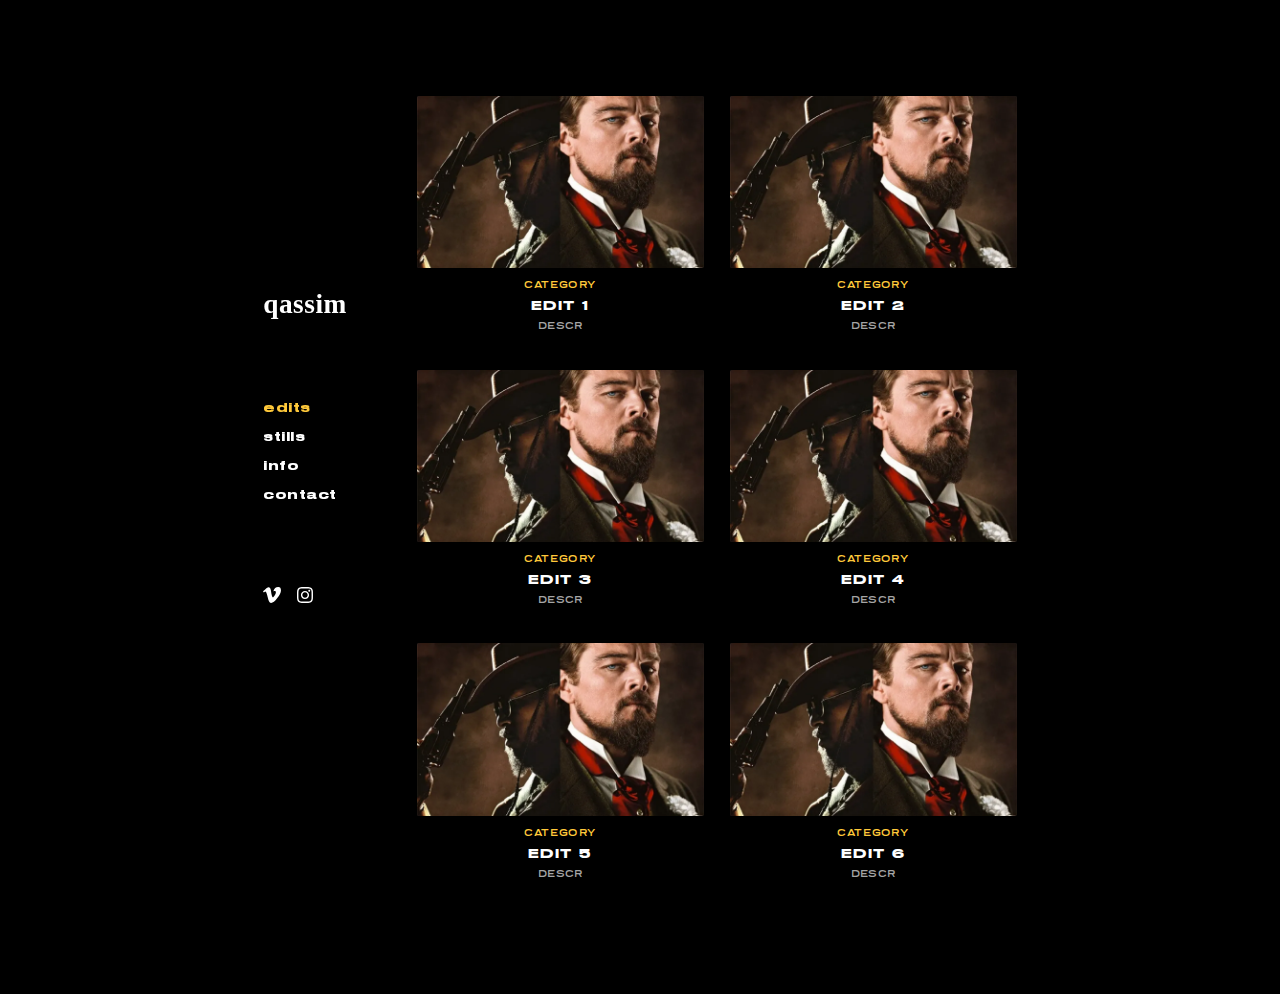
<file: index.html>
<!DOCTYPE html>
<html lang="en">

<head>
    <meta charset="UTF-8">
    <meta name="viewport" content="width=device-width, initial-scale=1.0">
    <title>Qassim Sabba | Freelance Filmmaker based in Bahrain</title>
    <meta name="description" content="He is the best in every fucking thing.>
    <meta property="og:title" content="Qassim Sabba Director>
    <meta property="og:description" content="He is the best in every fucking thing.>
    <meta property="twitter:title" content="Qassim Sabba Director>
    <meta property="twitter:description" content="He is the best in every fucking thing.>
    <meta property="og:type" content="website">
    <meta name="twitter:card" content="summary_large_image">
    <link rel="stylesheet" href="css/sam-mulvey.webflow.92fb2a4de.min.css" type="text/css">
    <link rel="shortcut icon" href="images/fav.png" type="image/x-icon">
    <link rel="apple-touch-icon" href="images/fav.png">
    <script async src="https://www.googletagmanager.com/gtag/js?id=G-7XD4F8STF9"></script>
    <script>
        window.dataLayer = window.dataLayer || [];

        function gtag() {
            dataLayer.push(arguments);
        }
        gtag('js', new Date());
        gtag('config', 'G-7XD4F8STF9', {
            'anonymize_ip': true
        });
    </script>
</head>

<body>
    <div class="c-site">
    <div data-animation="over-left" class="c-nav navbar w-nav" data-easing2="linear" data-easing="linear"
      data-collapse="small" data-w-id="1ba639aa-0995-cdba-d536-e1a23ee7f302" role="banner" data-no-scroll="1"
      data-duration="0" data-doc-height="1">
      <div class="c-nav__container">
        <div class="c-nav__header">
          <a href="/" aria-current="page" class="c-nav__home-link w-inline-block w--current">
            <h1 class="c-nav__logo"><strong>Qassim</strong></h1>
          </a>
          <div class="c-hamburger w-nav-button">
            <div class="c-hamburger__top-line"></div>
            <div class="c-hamburger__bottom-line"></div>
          </div>
        </div>
        <nav role="navigation" id="navMenu" class="c-primary-menu w-nav-menu">
          <div class="c-primary-menu__inner">
            <ul role="list" class="c-primary-menu__ul w-list-unstyled">
              <li class="c-primary-menu__li"><a href="index.html" aria-current="page"
                  class="c-primary-menu__nav-link w-nav-link w--current">Edits</a></li>
              <li class="c-primary-menu__li"><a href="stills.html" class="c-primary-menu__nav-link w-nav-link">Stills</a>
              </li>
              <li class="c-primary-menu__li"><a href="info.html" class="c-primary-menu__nav-link w-nav-link">Info</a></li>
              <li class="c-primary-menu__li is--last"><a href="contact.html"
                  class="c-primary-menu__nav-link w-nav-link">Contact</a></li>
            </ul>
            <div class="c-social-menu">
              <ul role="list" class="c-social-menu__ul w-list-unstyled">
                <li class="c-social-menu__li">
                  <div class="c-social-menu__icon w-embed">
                    <a class="c-social-menu__link" href="https://vimeo.com/scnvae target="_blank"
                      aria-label="Qassim Sabba profile">
                      <svg height="16" viewBox="0 0 18 16" width="18" xmlns="http://www.w3.org/2000/svg"
                        xmlns:xlink="http://www.w3.org/1999/xlink">
                        <mask id="a" fill="currentColor">
                          <path d="m.011.061h17.967v15.939h-17.967z" fill="currentColor" fill-rule="evenodd"></path>
                        </mask>
                        <path
                          d="m17.9697874 3.74878161c-.0800048 1.79365517-1.3023696 4.24974713-3.6665551 7.36698849-2.44437 3.2562759-4.512448 4.8842299-6.20423396 4.8842299-1.04761285 0-1.9348566-.9912644-2.65903449-2.9745287-.48398383-1.8179311-.9674283-3.6356782-1.45123234-5.45360923-.53809941-1.98216092-1.11503258-2.97452874-1.73187824-2.97452874-.1344799 0-.60515957.29002299-1.41096028.86786207l-.84589299-1.11687356c.88724376-.79908046 1.76262164-1.59797701 2.62379643-2.39797701 1.18335125-1.04809196 2.07167372-1.59926437 2.66370892-1.65498851 1.3992742-.13774712 2.26044899.84248276 2.58370416 2.94087357.34932414 2.26390804.59095648 3.67209195.72687468 4.22326436.40325992 1.87825288.8469717 2.81618395 1.33185445 2.81618395.37629206 0 .94153916-.60910349 1.69520186-1.82731038.7529437-1.21857472 1.1562036-2.14565518 1.2106788-2.78252874.1071524-1.05158621-.2962873-1.57866667-1.2106788-1.57866667-.4304076 0-.8741193.10151725-1.3305959.30216092.8834682-2.96625287 2.5716585-4.40680459 5.063492-4.3245977 1.8473009.05554023 2.7181841 1.28349426 2.6117508 3.68404598"
                          fill="currentColor" fill-rule="evenodd" mask="url(#a)"></path>
                      </svg>
                    </a>
                  </div>
                </li>
                <li class="c-social-menu__li is--last">
                  <div class="c-social-menu__icon w-embed">
                    <a class="c-social-menu__link" href="https://www.instagram.com/scnvae" target="_blank"
                      aria-label="Qassim Sabba Profile">
                      <svg height="16" viewBox="0 0 16 16" width="16" xmlns="http://www.w3.org/2000/svg"
                        xmlns:xlink="http://www.w3.org/1999/xlink">
                        <mask id="a" fill="currentColor">
                          <path d="m0 .005h15.995v15.993h-15.995z" fill="currentColor" fill-rule="evenodd"></path>
                        </mask>
                        <g fill="currentColor" fill-rule="evenodd">
                          <path
                            d="m7.99749206.00504762c-2.172 0-2.4443492.00920635-3.29736508.04812698-.85123809.0388254-1.43260317.17403175-1.94130158.37174604-.52590477.2043492-.97190477.47780952-1.41653969.92241269-.44460317.44463492-.71806349.89063492-.92241269 1.41653969-.19771429.50869841-.33292064 1.09006349-.37174604 1.94130158-.03892063.85301588-.04812698 1.12536508-.04812698 3.29736508 0 2.17196822.00920635 2.44431742.04812698 3.29733332.0388254.8512381.17403175 1.4326032.37174604 1.9413016.2043492.5259048.47780952.9719048.92241269 1.4165397.44463492.4446032.89063492.7180635 1.41653969.9224444.50869841.1976826 1.09006349.3328889 1.94130158.3717143.85301588.0389207 1.12536508.048127 3.29736508.048127 2.17196824 0 2.44431744-.0092063 3.29733334-.048127.8512381-.0388254 1.4326032-.1740317 1.9413016-.3717143.5259047-.2043809.9719047-.4778412 1.4165397-.9224444.4446031-.4446349.7180635-.8906349.9224444-1.4165397.1976826-.5086984.3328889-1.0900635.3717143-1.9413016.0389206-.8530159.048127-1.1253651.048127-3.29733332 0-2.172-.0092064-2.4443492-.048127-3.29736508-.0388254-.85123809-.1740317-1.43260317-.3717143-1.94130158-.2043809-.52590477-.4778413-.97190477-.9224444-1.41653969-.444635-.44460317-.890635-.71806349-1.4165397-.92241269-.5086984-.19771429-1.0900635-.33292064-1.9413016-.37174604-.8530159-.03892063-1.1253651-.04812698-3.29733334-.04812698zm0 1.44098413c2.13539684 0 2.38834924.00815873 3.23165084.04663492.779746.03555555 1.2032063.16584127 1.4850158.27536508.3733016.14507936.6397143.31838095.9195556.59825396.279873.27984127.4531746.54625397.598254.91955556.1095238.28180952.2398095.70526984.275365 1.48501587.0384762.84330159.046635 1.09625397.046635 3.23168254 0 2.13539682-.0081588 2.38834922-.046635 3.23165082-.0355555.779746-.1658412 1.2032063-.275365 1.4850158-.1450794.3733016-.318381.6397143-.598254.9195556-.2798413.279873-.546254.4531746-.9195556.598254-.2818095.1095238-.7052698.2398095-1.4850158.2753651-.8431746.0384761-1.0960953.0466349-3.23165084.0466349-2.1355873 0-2.38847619-.0081588-3.23168254-.0466349-.77974603-.0355556-1.20320635-.1658413-1.48501587-.2753651-.37330159-.1450794-.63971428-.318381-.91955555-.598254-.27984127-.2798413-.45317461-.546254-.59825397-.9195556-.10952381-.2818095-.23980953-.7052698-.27536508-1.4850158-.03847619-.8433016-.04663492-1.096254-.04663492-3.23165082 0-2.13542857.00815873-2.38838095.04663492-3.23168254.03555555-.77974603.16584127-1.20320635.27536508-1.48501587.14507936-.37330159.31838095-.63971429.59825397-.91955556.27984127-.27987301.54625396-.4531746.91955555-.59825396.28180952-.10952381.70526984-.23980953 1.48501587-.27536508.84330159-.03847619 1.09625397-.04663492 3.23168254-.04663492z"
                            mask="url(#a)"></path>
                          <path
                            d="m7.99749206 10.6683492c-1.47231746 0-2.66584127-1.1935238-2.66584127-2.66580952 0-1.47231746 1.19352381-2.66584127 2.66584127-2.66584127 1.47228572 0 2.66580954 1.19352381 2.66580954 2.66584127 0 1.47228572-1.19352382 2.66580952-2.66580954 2.66580952zm0-6.77263491c-2.26815873 0-4.10682539 1.83866666-4.10682539 4.10682539 0 2.26812702 1.83866666 4.10679362 4.10682539 4.10679362 2.26812694 0 4.10679364-1.8386666 4.10679364-4.10679362 0-2.26815873-1.8386667-4.10682539-4.10679364-4.10682539zm5.22876194-.16225397c0 .53003174-.4296826.95968254-.9597143.95968254-.53 0-.9596826-.4296508-.9596826-.95968254 0-.53003175.4296826-.95971429.9596826-.95971429.5300317 0 .9597143.42968254.9597143.95971429">
                          </path>
                        </g>
                      </svg>
                    </a>
                  </div>
                </li>
              </ul>
            </div>
          </div>
        </nav>
      </div>
    </div>
    <div class="c-main">
      <div class="c-container">
        <div class="c__project-collection w-dyn-list">
          <div role="list" class="c-films__ul w-dyn-items">
            <div role="listitem" class="c-films__li w-dyn-item">
              <a data-w-id="b5b22013-b9df-b48e-e5c9-7a60fae8015c" href="https://youtube.com/@scnvae"
                class="c-films__link w-inline-block">
                <div class="c-films__img-wrap">
                  <img alt="Edit 1" loading="eager"
                    src="images/1.png"
                    sizes="(max-width: 479px) 92vw, (max-width: 767px) 46vw, (max-width: 991px) 35vw, 38vw"
                    srcset="images/1.png 500w, images/1.png 800w, images/1.png 1000w"
                    class="c-films__img">
                    <div class="c-films__play-btn">
                      <svg class="video-icon" viewBox="0 0 24 24" xmlns="http://www.w3.org/2000/svg" fill="#ffffff" width="24px" height="24px"><img src="images/play-video.svg" alt=""></div>
                </div>
                <div class="c-films__content-wrap">
                  <div class="c-films__content">
                    <div class="c-films__meta is--client">Category</div>
                    <h2 class="c-films__title">Edit 1</h2>
                    <div class="c-films__meta is--film-category">Descr</div>
                  </div>
                  <div class="c-films__content-loading">
                    <div class="c-films__meta-loading"></div>
                    <div class="c-films__title-loading"></div>
                    <div class="c-films__meta-loading"></div>
                  </div>
                </div>
              </a>
              <div data-w-id="bc098389-a1d0-0bf8-9cf9-72f285c8b844" style="display:block"
                class="c-content-loader w-embed">
                <svg role="img" width="100%" height="100%" aria-labelledby="loading-aria" viewBox="0 0 364.078 267.781"
                  preserveAspectRatio="none">
                  <title id="loading-aria">Loading...</title>
                  <rect x="0" y="0" width="100%" height="100%" clip-path="url(#clip-path)" style="fill: url("
                    #fill");"=""></rect>
                  <defs>
                    <clipPath id="clip-path">
                      <rect x="-209" y="-51" rx="0" ry="0" width="642" height="383"></rect>
                    </clipPath>
                    <linearGradient id="fill">
                      <stop offset="0.599964" stop-color="#0a0a0a" stop-opacity="1">
                        <animate attributeName="offset" values="-2; -2; 1" keyTimes="0; 0.25; 1" dur="2s"
                          repeatCount="indefinite"></animate>
                      </stop>
                      <stop offset="1.59996" stop-color="#080808" stop-opacity="1">
                        <animate attributeName="offset" values="-1; -1; 2" keyTimes="0; 0.25; 1" dur="2s"
                          repeatCount="indefinite"></animate>
                      </stop>
                      <stop offset="2.59996" stop-color="#0a0a0a" stop-opacity="1">
                        <animate attributeName="offset" values="0; 0; 3" keyTimes="0; 0.25; 1" dur="2s"
                          repeatCount="indefinite"></animate>
                      </stop>
                    </linearGradient>
                  </defs>
                </svg>
              </div>
            </div>
            <div role="listitem" class="c-films__li w-dyn-item">
              <a target="_blank" data-w-id="b5b22013-b9df-b48e-e5c9-7a60fae8015c" href="https://youtube.com/@scnvae"
                class="c-films__link w-inline-block">
                <div class="c-films__img-wrap">
                  <img alt="Edit 2" loading="eager" src="images/2.png"
                    sizes="(max-width: 479px) 92vw, (max-width: 767px) 46vw, (max-width: 991px) 35vw, 38vw"
                    srcset="images/2.png 500w, images/2.png 620w"
                    class="c-films__img">
                    <div class="c-films__play-btn">
                      <svg class="video-icon" viewBox="0 0 24 24" xmlns="http://www.w3.org/2000/svg" fill="#ffffff" width="24px" height="24px"><img src="images/play-video.svg" alt=""></div>
                </div>
                <div class="c-films__content-wrap">
                  <div class="c-films__content">
                    <div class="c-films__meta is--client">Category</div>
                    <h2 class="c-films__title">Edit 2</h2>
                    <div class="c-films__meta is--film-category">Descr</div>
                  </div>
                  <div class="c-films__content-loading">
                    <div class="c-films__meta-loading"></div>
                    <div class="c-films__title-loading"></div>
                    <div class="c-films__meta-loading"></div>
                  </div>
                </div>
              </a>
              <div data-w-id="bc098389-a1d0-0bf8-9cf9-72f285c8b844" style="display:block"
                class="c-content-loader w-embed">
                <svg role="img" width="100%" height="100%" aria-labelledby="loading-aria" viewBox="0 0 364.078 267.781"
                  preserveAspectRatio="none">
                  <title id="loading-aria">Loading...</title>
                  <rect x="0" y="0" width="100%" height="100%" clip-path="url(#clip-path)" style="fill: url("
                    #fill");"=""></rect>
                  <defs>
                    <clipPath id="clip-path">
                      <rect x="-209" y="-51" rx="0" ry="0" width="642" height="383"></rect>
                    </clipPath>
                    <linearGradient id="fill">
                      <stop offset="0.599964" stop-color="#0a0a0a" stop-opacity="1">
                        <animate attributeName="offset" values="-2; -2; 1" keyTimes="0; 0.25; 1" dur="2s"
                          repeatCount="indefinite"></animate>
                      </stop>
                      <stop offset="1.59996" stop-color="#080808" stop-opacity="1">
                        <animate attributeName="offset" values="-1; -1; 2" keyTimes="0; 0.25; 1" dur="2s"
                          repeatCount="indefinite"></animate>
                      </stop>
                      <stop offset="2.59996" stop-color="#0a0a0a" stop-opacity="1">
                        <animate attributeName="offset" values="0; 0; 3" keyTimes="0; 0.25; 1" dur="2s"
                          repeatCount="indefinite"></animate>
                      </stop>
                    </linearGradient>
                  </defs>
                </svg>
              </div>
            </div>
            <div role="listitem" class="c-films__li w-dyn-item">
              <a data-w-id="b5b22013-b9df-b48e-e5c9-7a60fae8015c" href="https://youtube.com/@scnvae"
                class="c-films__link w-inline-block">
                <div class="c-films__img-wrap">
                  <img alt="Edit 3" loading="eager"
                    src="images/3.png"
                    sizes="(max-width: 479px) 92vw, (max-width: 767px) 46vw, (max-width: 991px) 35vw, 38vw"
                    srcset="images/3.png 500w, images/3.png 800w, images/3.png 1080w, images/3.png 1600w, images/3.png 2000w"
                    class="c-films__img">
                    <div class="c-films__play-btn">
                      <svg class="video-icon" viewBox="0 0 24 24" xmlns="http://www.w3.org/2000/svg" fill="#ffffff" width="24px" height="24px"><img src="images/play-video.svg" alt=""></div>
                </div>
                <div class="c-films__content-wrap">
                  <div class="c-films__content">
                    <div class="c-films__meta is--client">Category</div>
                    <h2 class="c-films__title">Edit 3</h2>
                    <div class="c-films__meta is--film-category">Descr</div>
                  </div>
                  <div class="c-films__content-loading">
                    <div class="c-films__meta-loading"></div>
                    <div class="c-films__title-loading"></div>
                    <div class="c-films__meta-loading"></div>
                  </div>
                </div>
              </a>
              <div data-w-id="bc098389-a1d0-0bf8-9cf9-72f285c8b844" style="display:block"
                class="c-content-loader w-embed">
                <svg role="img" width="100%" height="100%" aria-labelledby="loading-aria" viewBox="0 0 364.078 267.781"
                  preserveAspectRatio="none">
                  <title id="loading-aria">Loading...</title>
                  <rect x="0" y="0" width="100%" height="100%" clip-path="url(#clip-path)" style="fill: url("
                    #fill");"=""></rect>
                  <defs>
                    <clipPath id="clip-path">
                      <rect x="-209" y="-51" rx="0" ry="0" width="642" height="383"></rect>
                    </clipPath>
                    <linearGradient id="fill">
                      <stop offset="0.599964" stop-color="#0a0a0a" stop-opacity="1">
                        <animate attributeName="offset" values="-2; -2; 1" keyTimes="0; 0.25; 1" dur="2s"
                          repeatCount="indefinite"></animate>
                      </stop>
                      <stop offset="1.59996" stop-color="#080808" stop-opacity="1">
                        <animate attributeName="offset" values="-1; -1; 2" keyTimes="0; 0.25; 1" dur="2s"
                          repeatCount="indefinite"></animate>
                      </stop>
                      <stop offset="2.59996" stop-color="#0a0a0a" stop-opacity="1">
                        <animate attributeName="offset" values="0; 0; 3" keyTimes="0; 0.25; 1" dur="2s"
                          repeatCount="indefinite"></animate>
                      </stop>
                    </linearGradient>
                  </defs>
                </svg>
              </div>
            </div>
            <div role="listitem" class="c-films__li w-dyn-item">
              <a data-w-id="b5b22013-b9df-b48e-e5c9-7a60fae8015c" href="https://youtube.com/@scnvae"
                class="c-films__link w-inline-block">
                <div class="c-films__img-wrap">
                  <img alt="Edit 4" loading="eager"
                    src="images/4.png"
                    sizes="(max-width: 479px) 92vw, (max-width: 767px) 46vw, (max-width: 991px) 35vw, 38vw"
                    srcset="images/4.png 500w, images/4.png 800w, images/4.png 1080w, images/4.png 1600w, images/4.png 2000w"
                    class="c-films__img">
                    <div class="c-films__play-btn">
                      <svg class="video-icon" viewBox="0 0 24 24" xmlns="http://www.w3.org/2000/svg" fill="#ffffff" width="24px" height="24px"><img src="images/play-video.svg" alt=""></div>
                </div>
                <div class="c-films__content-wrap">
                  <div class="c-films__content">
                    <div class="c-films__meta is--client">Category</div>
                    <h2 class="c-films__title">Edit 4</h2>
                    <div class="c-films__meta is--film-category">Descr</div>
                  </div>
                  <div class="c-films__content-loading">
                    <div class="c-films__meta-loading"></div>
                    <div class="c-films__title-loading"></div>
                    <div class="c-films__meta-loading"></div>
                  </div>
                </div>
              </a>
              <div data-w-id="bc098389-a1d0-0bf8-9cf9-72f285c8b844" style="display:block"
                class="c-content-loader w-embed">
                <svg role="img" width="100%" height="100%" aria-labelledby="loading-aria" viewBox="0 0 364.078 267.781"
                  preserveAspectRatio="none">
                  <title id="loading-aria">Loading...</title>
                  <rect x="0" y="0" width="100%" height="100%" clip-path="url(#clip-path)" style="fill: url("
                    #fill");"=""></rect>
                  <defs>
                    <clipPath id="clip-path">
                      <rect x="-209" y="-51" rx="0" ry="0" width="642" height="383"></rect>
                    </clipPath>
                    <linearGradient id="fill">
                      <stop offset="0.599964" stop-color="#0a0a0a" stop-opacity="1">
                        <animate attributeName="offset" values="-2; -2; 1" keyTimes="0; 0.25; 1" dur="2s"
                          repeatCount="indefinite"></animate>
                      </stop>
                      <stop offset="1.59996" stop-color="#080808" stop-opacity="1">
                        <animate attributeName="offset" values="-1; -1; 2" keyTimes="0; 0.25; 1" dur="2s"
                          repeatCount="indefinite"></animate>
                      </stop>
                      <stop offset="2.59996" stop-color="#0a0a0a" stop-opacity="1">
                        <animate attributeName="offset" values="0; 0; 3" keyTimes="0; 0.25; 1" dur="2s"
                          repeatCount="indefinite"></animate>
                      </stop>
                    </linearGradient>
                  </defs>
                </svg>
              </div>
            </div>
            <div role="listitem" class="c-films__li w-dyn-item">
              <a data-w-id="b5b22013-b9df-b48e-e5c9-7a60fae8015c" href="https://youtube.com/@scnvae"
                class="c-films__link w-inline-block">
                <div class="c-films__img-wrap">
                  <img alt="Edit 5" loading="eager"
                    src="images/5.png"
                    sizes="(max-width: 479px) 92vw, (max-width: 767px) 46vw, (max-width: 991px) 35vw, 38vw"
                    srcset="images/5.png 500w, images/5.png 800w, images/5.png 1080w"
                    class="c-films__img">
                    <div class="c-films__play-btn">
                      <svg class="video-icon" viewBox="0 0 24 24" xmlns="http://www.w3.org/2000/svg" fill="#ffffff" width="24px" height="24px"><img src="images/play-video.svg" alt=""></div>
                </div>
                  <div class="c-films__content-wrap">
                      <div class="c-films__content">
                          <div class="c-films__meta is--client">Category</div>
                          <h2 class="c-films__title">Edit 5</h2>
                          <div class="c-films__meta is--film-category">Descr</div>
                      </div>
                      <div class="c-films__content-loading">
                          <div class="c-films__meta-loading"></div>
                          <div class="c-films__title-loading"></div>
                          <div class="c-films__meta-loading"></div>
                      </div>
                  </div>
              </a>
              <div data-w-id="bc098389-a1d0-0bf8-9cf9-72f285c8b844" style="display:block"
              class="c-content-loader w-embed">
              <svg role="img" width="100%" height="100%" aria-labelledby="loading-aria" viewBox="0 0 364.078 267.781"
                preserveAspectRatio="none">
                <title id="loading-aria">Loading...</title>
                <rect x="0" y="0" width="100%" height="100%" clip-path="url(#clip-path)" style="fill: url("
                  #fill");"=""></rect>
                <defs>
                  <clipPath id="clip-path">
                    <rect x="-209" y="-51" rx="0" ry="0" width="642" height="383"></rect>
                  </clipPath>
                  <linearGradient id="fill">
                    <stop offset="0.599964" stop-color="#0a0a0a" stop-opacity="1">
                      <animate attributeName="offset" values="-2; -2; 1" keyTimes="0; 0.25; 1" dur="2s"
                        repeatCount="indefinite"></animate>
                    </stop>
                    <stop offset="1.59996" stop-color="#080808" stop-opacity="1">
                      <animate attributeName="offset" values="-1; -1; 2" keyTimes="0; 0.25; 1" dur="2s"
                        repeatCount="indefinite"></animate>
                    </stop>
                    <stop offset="2.59996" stop-color="#0a0a0a" stop-opacity="1">
                      <animate attributeName="offset" values="0; 0; 3" keyTimes="0; 0.25; 1" dur="2s"
                        repeatCount="indefinite"></animate>
                      </stop>
                    </linearGradient>
                  </defs>
                </svg>
              </div>
            </div>  
            <div role="listitem" class="c-films__li w-dyn-item">
              <a data-w-id="b5b22013-b9df-b48e-e5c9-7a60fae8015c" href="https://youtube.com/@scnvae"
                class="c-films__link w-inline-block">
                <div class="c-films__img-wrap">
                  <img alt="Edit 6" loading="eager"
                    src="images/6.png"
                    sizes="(max-width: 479px) 92vw, (max-width: 767px) 46vw, (max-width: 991px) 35vw, 38vw"
                    srcset="images/6.png 500w, images/6.png 800w, images/6.png 1080w"
                    class="c-films__img">
                    <div class="c-films__play-btn">
                      <svg class="video-icon" viewBox="0 0 24 24" xmlns="http://www.w3.org/2000/svg" fill="#ffffff" width="24px" height="24px"><img src="images/play-video.svg" alt=""></div>
                </div>
                <div class="c-films__content-wrap">
                  <div class="c-films__meta is--client">Category</div>
                  <h2 class="c-films__title">Edit 6</h2>
                  <div class="c-films__meta is--film-category">Descr</div>
                </div>
                <div class="c-films__content-loading">
                  <div class="c-films__meta-loading"></div>
                  <div class="c-films__title-loading"></div>
                  <div class="c-films__meta-loading"></div>
                </div>
            </div>
            </a>
            <div data-w-id="bc098389-a1d0-0bf8-9cf9-72f285c8b844" style="display:block"
              class="c-content-loader w-embed">
              <svg role="img" width="100%" height="100%" aria-labelledby="loading-aria" viewBox="0 0 364.078 267.781"
                preserveAspectRatio="none">
                <title id="loading-aria">Loading...</title>
                <rect x="0" y="0" width="100%" height="100%" clip-path="url(#clip-path)" style="fill: url("
                  #fill");"=""></rect>
                <defs>
                  <clipPath id="clip-path">
                    <rect x="-209" y="-51" rx="0" ry="0" width="642" height="383"></rect>
                  </clipPath>
                  <linearGradient id="fill">
                    <stop offset="0.599964" stop-color="#0a0a0a" stop-opacity="1">
                      <animate attributeName="offset" values="-2; -2; 1" keyTimes="0; 0.25; 1" dur="2s"
                        repeatCount="indefinite"></animate>
                    </stop>
                    <stop offset="1.59996" stop-color="#080808" stop-opacity="1">
                      <animate attributeName="offset" values="-1; -1; 2" keyTimes="0; 0.25; 1" dur="2s"
                        repeatCount="indefinite"></animate>
                    </stop>
                    <stop offset="2.59996" stop-color="#0a0a0a" stop-opacity="1">
                      <animate attributeName="offset" values="0; 0; 3" keyTimes="0; 0.25; 1" dur="2s"
                        repeatCount="indefinite"></animate>
                      </stop>
                    </linearGradient>
                  </defs>
                </svg>
              </div>
            </div>
  <script src="js/jquery-3.5.1.min.dc5e7f18c8.js" type="text/javascript" crossorigin="anonymous"></script>
  <script src="js/webflow.ff06cfc15.js" type="text/javascript"></script>
</body>

</html>
</file>
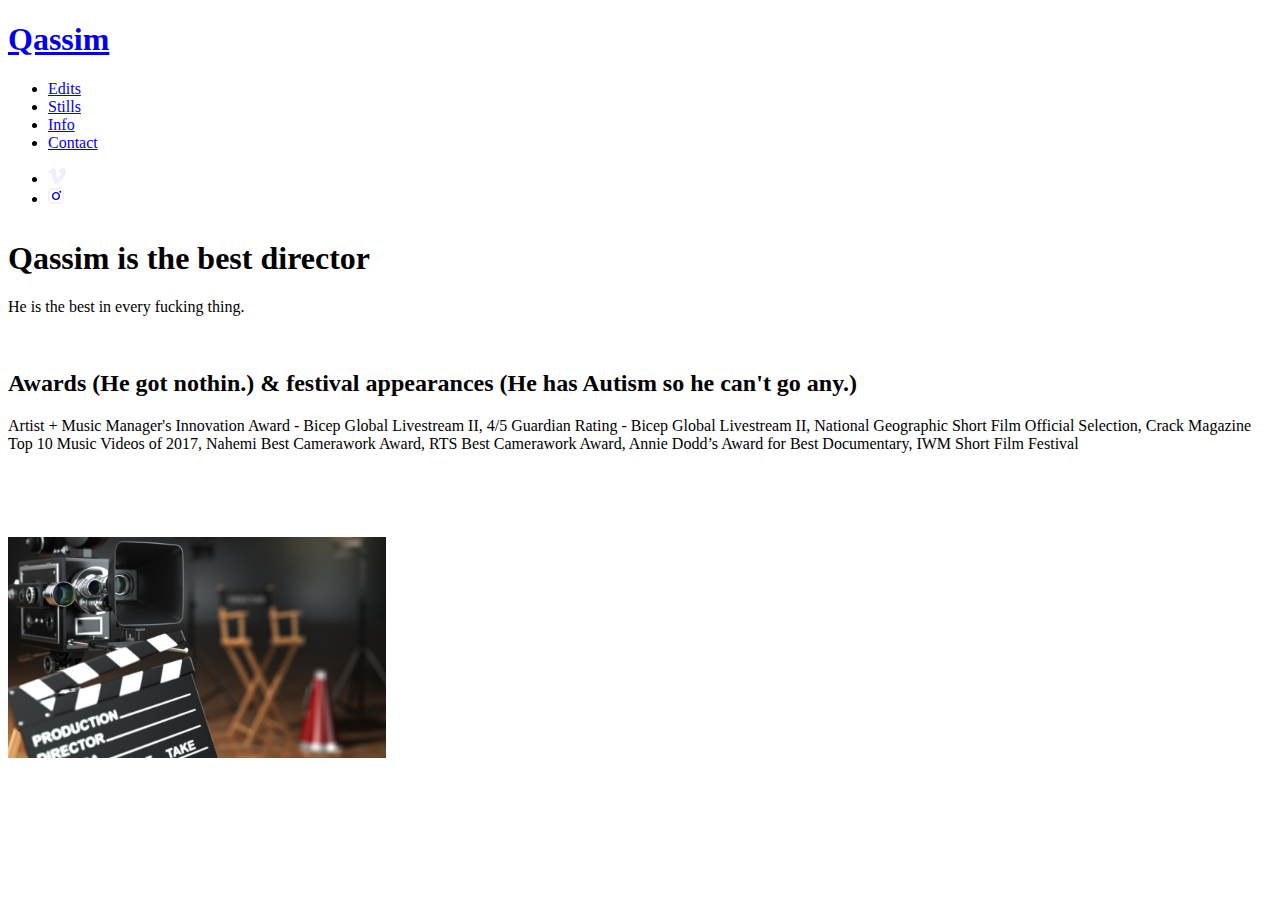
<file: info.html>
<!DOCTYPE html>
<html lang="en">

<head>
  <meta charset="utf-8" />
  <title>Info | Qassim Sabba
  </title>
  <meta content="Qassim is the best director He is really the best in every fucking thing you give him.
    name=" description" />
  <meta content="Info | Qassim Sabba" property="og:title" />
  <meta content="Qassim is the best director He is really the best in every fucking thing you give him.
    property=" og:description" />
  <meta content="Info | Qassim Sabba" property="twitter:title" />
  <meta content="Qassim is the best director He is really the best in every fucking thing you give him.
    property=" twitter:description" />
  <meta property="og:type" content="website" />
  <meta content="summary_large_image" name="twitter:card" />
  <meta content="width=device-width, initial-scale=1" name="viewport" />

  <link href="https://assets-global.website-files.com/5d715a6b071cec399ffaa778/css/sam-mulvey.webflow.92fb2a4de.min.css"
    rel="stylesheet" type="text/css" />
  <script type="text/javascript">!function (o, c) { var n = c.documentElement, t = " w-mod-"; n.className += t + "js", ("ontouchstart" in o || o.DocumentTouch && c instanceof DocumentTouch) && (n.className += t + "touch") }(window, document);
  </script>

  <link href="images/fav.png" rel="shortcut icon" type="image/x-icon" />

  <link href="https://assets-global.website-files.com/img/webclip.png" rel="apple-touch-icon" />
  <script async="" src="https://www.googletagmanager.com/gtag/js?id=G-7XD4F8STF9">
  </script>
  <script type="text/javascript">window.dataLayer = window.dataLayer || []; function gtag() { dataLayer.push(arguments); } gtag('js', new Date()); gtag('config', 'G-7XD4F8STF9', { 'anonymize_ip': true });
  </script>
</head>

<body>

  <div class="c-site">

    <div data-animation="over-left" class="c-nav navbar w-nav" data-easing2="linear" data-easing="linear"
      data-collapse="small" data-w-id="1ba639aa-0995-cdba-d536-e1a23ee7f302" role="banner" data-no-scroll="1"
      data-duration="0" data-doc-height="1">

      <div class="c-nav__container">

        <div class="c-nav__header"><a href="/" class="c-nav__home-link w-inline-block">
            <h1 class="c-nav__logo"><strong>Qassim</strong></h1>
          </a>

          <div class="c-hamburger w-nav-button">

            <div class="c-hamburger__top-line">
            </div>

            <div class="c-hamburger__bottom-line">
            </div>
          </div>
        </div>
        <nav role="navigation" id="navMenu" class="c-primary-menu w-nav-menu">

          <div class="c-primary-menu__inner">
            <ul role="list" class="c-primary-menu__ul w-list-unstyled">
              <li class="c-primary-menu__li"><a href="index.html" class="c-primary-menu__nav-link w-nav-link">Edits</a>
              </li>
              <li class="c-primary-menu__li"><a href="stills.html"
                  class="c-primary-menu__nav-link w-nav-link">Stills</a>
              </li>
              <li class="c-primary-menu__li"><a href="info.html" aria-current="page"
                  class="c-primary-menu__nav-link w-nav-link w--current">Info</a></li>
              <li class="c-primary-menu__li"><a href="contact.html"
                  class="c-primary-menu__nav-link w-nav-link">Contact</a></li>
            </ul>

            <div class="c-social-menu">
              <ul role="list" class="c-social-menu__ul w-list-unstyled">
                <li class="c-social-menu__li">

                  <div class="c-social-menu__icon w-embed"><a class="c-social-menu__link"
                      href="https://vimeo.com/scnvae" target="_blank" aria-label="Qassim Sabba Profile">
                      <svg height="16" viewBox="0 0 18 16" width="18" xmlns="http://www.w3.org/2000/svg"
                        xmlns:xlink="http://www.w3.org/1999/xlink">
                        <mask id="a" fill="currentColor">

                          <path d="m.011.061h17.967v15.939h-17.967z" fill="currentColor" fill-rule="evenodd" />
                        </mask>

                        <path
                          d="m17.9697874 3.74878161c-.0800048 1.79365517-1.3023696 4.24974713-3.6665551 7.36698849-2.44437 3.2562759-4.512448 4.8842299-6.20423396 4.8842299-1.04761285 0-1.9348566-.9912644-2.65903449-2.9745287-.48398383-1.8179311-.9674283-3.6356782-1.45123234-5.45360923-.53809941-1.98216092-1.11503258-2.97452874-1.73187824-2.97452874-.1344799 0-.60515957.29002299-1.41096028.86786207l-.84589299-1.11687356c.88724376-.79908046 1.76262164-1.59797701 2.62379643-2.39797701 1.18335125-1.04809196 2.07167372-1.59926437 2.66370892-1.65498851 1.3992742-.13774712 2.26044899.84248276 2.58370416 2.94087357.34932414 2.26390804.59095648 3.67209195.72687468 4.22326436.40325992 1.87825288.8469717 2.81618395 1.33185445 2.81618395.37629206 0 .94153916-.60910349 1.69520186-1.82731038.7529437-1.21857472 1.1562036-2.14565518 1.2106788-2.78252874.1071524-1.05158621-.2962873-1.57866667-1.2106788-1.57866667-.4304076 0-.8741193.10151725-1.3305959.30216092.8834682-2.96625287 2.5716585-4.40680459 5.063492-4.3245977 1.8473009.05554023 2.7181841 1.28349426 2.6117508 3.68404598"
                          fill="currentColor" fill-rule="evenodd" mask="url(#a)" />
                      </svg>
                    </a>
                  </div>
                </li>
                <li class="c-social-menu__li is--last">

                  <div class="c-social-menu__icon w-embed"><a class="c-social-menu__link"
                      href="https://www.instagram.com/scnvae" target="_blank" aria-label="Qassim Sabba Profile">
                      <svg height="16" viewBox="0 0 16 16" width="16" xmlns="http://www.w3.org/2000/svg"
                        xmlns:xlink="http://www.w3.org/1999/xlink">
                        <mask id="a" fill="currentColor">

                          <path d="m0 .005h15.995v15.993h-15.995z" fill="currentColor" fill-rule="evenodd" />
                        </mask>
                        <g fill="currentColor" fill-rule="evenodd">

                          <path
                            d="m7.99749206.00504762c-2.172 0-2.4443492.00920635-3.29736508.04812698-.85123809.0388254-1.43260317.17403175-1.94130158.37174604-.52590477.2043492-.97190477.47780952-1.41653969.92241269-.44460317.44463492-.71806349.89063492-.92241269 1.41653969-.19771429.50869841-.33292064 1.09006349-.37174604 1.94130158-.03892063.85301588-.04812698 1.12536508-.04812698 3.29736508 0 2.17196822.00920635 2.44431742.04812698 3.29733332.0388254.8512381.17403175 1.4326032.37174604 1.9413016.2043492.5259048.47780952.9719048.92241269 1.4165397.44463492.4446032.89063492.7180635 1.41653969.9224444.50869841.1976826 1.09006349.3328889 1.94130158.3717143.85301588.0389207 1.12536508.048127 3.29736508.048127 2.17196824 0 2.44431744-.0092063 3.29733334-.048127.8512381-.0388254 1.4326032-.1740317 1.9413016-.3717143.5259047-.2043809.9719047-.4778412 1.4165397-.9224444.4446031-.4446349.7180635-.8906349.9224444-1.4165397.1976826-.5086984.3328889-1.0900635.3717143-1.9413016.0389206-.8530159.048127-1.1253651.048127-3.29733332 0-2.172-.0092064-2.4443492-.048127-3.29736508-.0388254-.85123809-.1740317-1.43260317-.3717143-1.94130158-.2043809-.52590477-.4778413-.97190477-.9224444-1.41653969-.444635-.44460317-.890635-.71806349-1.4165397-.92241269-.5086984-.19771429-1.0900635-.33292064-1.9413016-.37174604-.8530159-.03892063-1.1253651-.04812698-3.29733334-.04812698zm0 1.44098413c2.13539684 0 2.38834924.00815873 3.23165084.04663492.779746.03555555 1.2032063.16584127 1.4850158.27536508.3733016.14507936.6397143.31838095.9195556.59825396.279873.27984127.4531746.54625397.598254.91955556.1095238.28180952.2398095.70526984.275365 1.48501587.0384762.84330159.046635 1.09625397.046635 3.23168254 0 2.13539682-.0081588 2.38834922-.046635 3.23165082-.0355555.779746-.1658412 1.2032063-.275365 1.4850158-.1450794.3733016-.318381.6397143-.598254.9195556-.2798413.279873-.546254.4531746-.9195556.598254-.2818095.1095238-.7052698.2398095-1.4850158.2753651-.8431746.0384761-1.0960953.0466349-3.23165084.0466349-2.1355873 0-2.38847619-.0081588-3.23168254-.0466349-.77974603-.0355556-1.20320635-.1658413-1.48501587-.2753651-.37330159-.1450794-.63971428-.318381-.91955555-.598254-.27984127-.2798413-.45317461-.546254-.59825397-.9195556-.10952381-.2818095-.23980953-.7052698-.27536508-1.4850158-.03847619-.8433016-.04663492-1.096254-.04663492-3.23165082 0-2.13542857.00815873-2.38838095.04663492-3.23168254.03555555-.77974603.16584127-1.20320635.27536508-1.48501587.14507936-.37330159.31838095-.63971429.59825397-.91955556.27984127-.27987301.54625396-.4531746.91955555-.59825396.28180952-.10952381.70526984-.23980953 1.48501587-.27536508.84330159-.03847619 1.09625397-.04663492 3.23168254-.04663492z"
                            mask="url(#a)" />

                          <path
                            d="m7.99749206 10.6683492c-1.47231746 0-2.66584127-1.1935238-2.66584127-2.66580952 0-1.47231746 1.19352381-2.66584127 2.66584127-2.66584127 1.47228572 0 2.66580954 1.19352381 2.66580954 2.66584127 0 1.47228572-1.19352382 2.66580952-2.66580954 2.66580952zm0-6.77263491c-2.26815873 0-4.10682539 1.83866666-4.10682539 4.10682539 0 2.26812702 1.83866666 4.10679362 4.10682539 4.10679362 2.26812694 0 4.10679364-1.8386666 4.10679364-4.10679362 0-2.26815873-1.8386667-4.10682539-4.10679364-4.10682539zm5.22876194-.16225397c0 .53003174-.4296826.95968254-.9597143.95968254-.53 0-.9596826-.4296508-.9596826-.95968254 0-.53003175.4296826-.95971429.9596826-.95971429.5300317 0 .9597143.42968254.9597143.95971429" />
                        </g>
                      </svg>
                    </a>
                  </div>
                </li>
              </ul>
            </div>
          </div>
        </nav>
      </div>
    </div>

    <div class="c-main">

      <div class="c-container">

        <div class="c-inner is--flex">

          <div class="c-page__content">

            <div target="_blank" class="w-richtext">
              <h1 style="margin-top: 2rem;">Qassim is the best director </h1>

              <p>He is the best in every fucking thing.
              </p>

              <p>‍</p>
              <h2>Awards (He got nothin.) &amp; festival appearances (He has Autism so he can't go any.)</h2>

              <p>Artist + Music Manager&#x27;s Innovation Award - Bicep Global Livestream II, 4/5 Guardian Rating -
                Bicep Global Livestream II, National Geographic Short Film Official Selection, Crack Magazine Top 10
                Music Videos of 2017, Nahemi Best Camerawork Award, RTS Best Camerawork Award, Annie Dodd’s Award for
                Best Documentary, IWM Short Film Festival</p>

              <p>‍</p>
              <figure style="max-width:1080px" class="w-richtext-align-fullwidth w-richtext-figure-type-image">

              </figure>
              </p>

              <p>‍</p>
            </div>
          </div>

          <div class="c-hero"><img src="images/info.png" sizes="(max-width: 479px) 85vw, 336px"
              srcset="images/info.png 889w" alt="" class="c-page-hero__img" />
          </div>
        </div>

        <div class="w-embed">
          <style>
            .c-page-hero__img {
              object-fit: cover;
            }

            h1 {
              overflow-wrap: break-word;
            }
          </style>
        </div>
      </div>
    </div>
  </div>
  <script src="https://d3e54v103j8qbb.cloudfront.net/js/jquery-3.5.1.min.dc5e7f18c8.js?site=5d715a6b071cec399ffaa778"
    type="text/javascript" crossorigin="anonymous">
    </script>
  <script src="https://assets-global.website-files.com/5d715a6b071cec399ffaa778/js/webflow.ff06cfc15.js"
    type="text/javascript">
    </script>
</body>

</html>
</file>
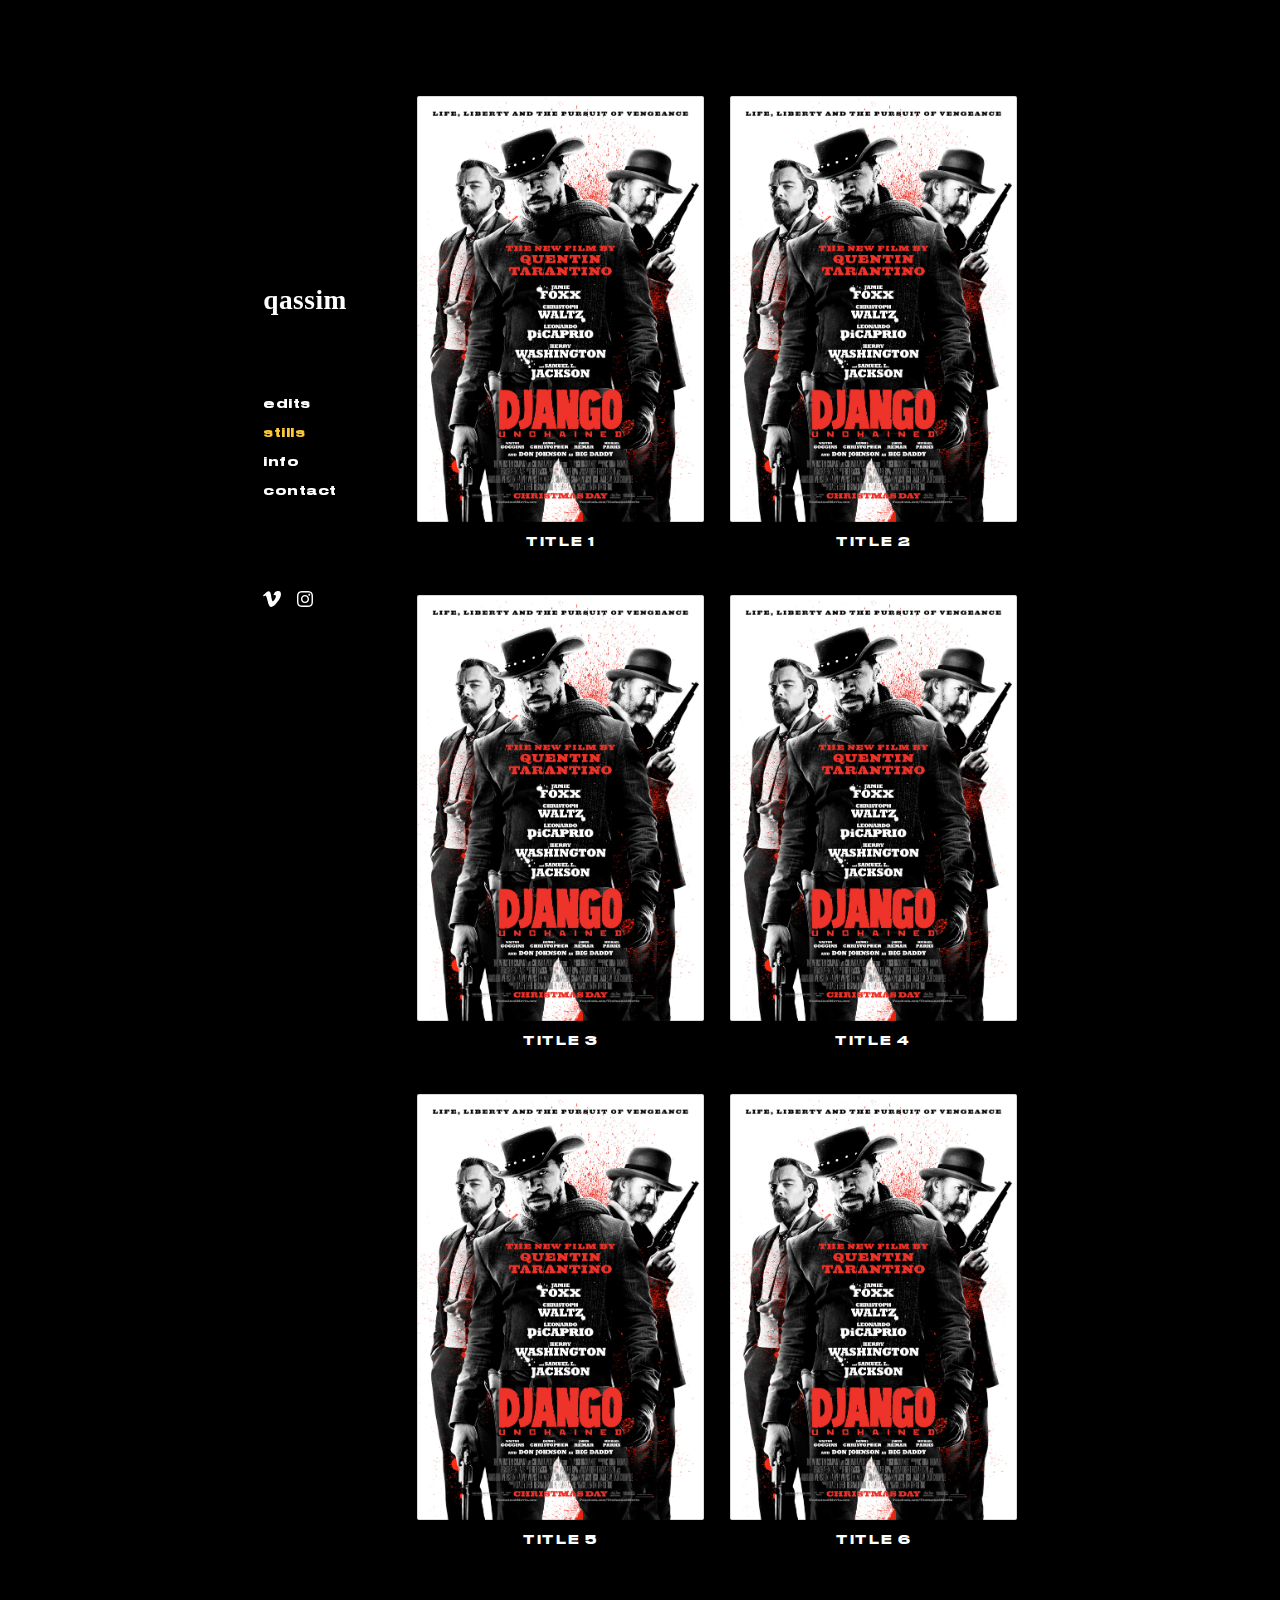
<file: stills.html>
<!DOCTYPE html>
<html lang="en">

<head>
    <meta charset="UTF-8">
    <meta name="viewport" content="width=device-width, initial-scale=1.0">
    <title>Qassim Sabba | Freelance Filmmaker based in Bahrain</title>
    <meta name="description" content="Qassim Sabba Director>
    <meta property="og:title" content="Qassim Sabba Director">
    <meta property="og:description" content="Qassim Sabba Director>
    <meta property="twitter:title" content="Qassim Sabba Director">
    <meta property="twitter:description" content="Qassim Sabba Director>
    <meta property="og:type" content="website">
    <meta name="twitter:card" content="summary_large_image">
    <link rel="stylesheet" href="css/sam-mulvey.webflow.92fb2a4de.min.css" type="text/css">
    <link rel="shortcut icon" href="images/fav.png" type="image/x-icon">
    <link rel="apple-touch-icon" href="images/fav.png">
    <script async src="https://www.googletagmanager.com/gtag/js?id=G-7XD4F8STF9"></script>
    <script>
        window.dataLayer = window.dataLayer || [];

        function gtag() {
            dataLayer.push(arguments);
        }
        gtag('js', new Date());
        gtag('config', 'G-7XD4F8STF9', {
            'anonymize_ip': true
        });
    </script>
</head>

<body>
    <div class="c-site">
    <div data-animation="over-left" class="c-nav navbar w-nav" data-easing2="linear" data-easing="linear"
      data-collapse="small" data-w-id="1ba639aa-0995-cdba-d536-e1a23ee7f302" role="banner" data-no-scroll="1"
      data-duration="0" data-doc-height="1">
      <div class="c-nav__container">
        <div class="c-nav__header">
          <a href="/" aria-current="page" class="c-nav__home-link w-inline-block w--current">
            <h1 class="c-nav__logo"><strong>Qassim</strong></h1>
          </a>
          <div class="c-hamburger w-nav-button">
            <div class="c-hamburger__top-line"></div>
            <div class="c-hamburger__bottom-line"></div>
          </div>
        </div>
        <nav role="navigation" id="navMenu" class="c-primary-menu w-nav-menu">
          <div class="c-primary-menu__inner">
            <ul role="list" class="c-primary-menu__ul w-list-unstyled">
              <li class="c-primary-menu__li"><a href="index.html" aria-current="page"
                  class="c-primary-menu__nav-link w-nav-link w--current">Edits</a></li>
                  <li class="c-primary-menu__li"><a href="stills.html" class="c-primary-menu__nav-link w-nav-link">Stills</a>
              </li>
              <li class="c-primary-menu__li"><a href="info.html" class="c-primary-menu__nav-link w-nav-link">Info</a></li>
              <li class="c-primary-menu__li"><a href="contact.html"
                  class="c-primary-menu__nav-link w-nav-link">Contact</a></li>
            </ul> 
            <div class="c-social-menu">
              <ul role="list" class="c-social-menu__ul w-list-unstyled">
                <li class="c-social-menu__li">
                  <div class="c-social-menu__icon w-embed">
                    <a class="c-social-menu__link" href="https://vimeo.com/scnvae" target="_blank"
                      aria-label="Qassim Sabba Profilee">
                      <svg height="16" viewBox="0 0 18 16" width="18" xmlns="http://www.w3.org/2000/svg"
                        xmlns:xlink="http://www.w3.org/1999/xlink">
                        <mask id="a" fill="currentColor">
                          <path d="m.011.061h17.967v15.939h-17.967z" fill="currentColor" fill-rule="evenodd"></path>
                        </mask>
                        <path
                          d="m17.9697874 3.74878161c-.0800048 1.79365517-1.3023696 4.24974713-3.6665551 7.36698849-2.44437 3.2562759-4.512448 4.8842299-6.20423396 4.8842299-1.04761285 0-1.9348566-.9912644-2.65903449-2.9745287-.48398383-1.8179311-.9674283-3.6356782-1.45123234-5.45360923-.53809941-1.98216092-1.11503258-2.97452874-1.73187824-2.97452874-.1344799 0-.60515957.29002299-1.41096028.86786207l-.84589299-1.11687356c.88724376-.79908046 1.76262164-1.59797701 2.62379643-2.39797701 1.18335125-1.04809196 2.07167372-1.59926437 2.66370892-1.65498851 1.3992742-.13774712 2.26044899.84248276 2.58370416 2.94087357.34932414 2.26390804.59095648 3.67209195.72687468 4.22326436.40325992 1.87825288.8469717 2.81618395 1.33185445 2.81618395.37629206 0 .94153916-.60910349 1.69520186-1.82731038.7529437-1.21857472 1.1562036-2.14565518 1.2106788-2.78252874.1071524-1.05158621-.2962873-1.57866667-1.2106788-1.57866667-.4304076 0-.8741193.10151725-1.3305959.30216092.8834682-2.96625287 2.5716585-4.40680459 5.063492-4.3245977 1.8473009.05554023 2.7181841 1.28349426 2.6117508 3.68404598"
                          fill="currentColor" fill-rule="evenodd" mask="url(#a)"></path>
                      </svg>
                    </a>
                  </div>
                </li>
                <li class="c-social-menu__li is--last">
                  <div class="c-social-menu__icon w-embed">
                    <a class="c-social-menu__link" href="https://www.instagram.com/scnvae" target="_blank"
                      aria-label="Qassim Sabba Profile">
                      <svg height="16" viewBox="0 0 16 16" width="16" xmlns="http://www.w3.org/2000/svg"
                        xmlns:xlink="http://www.w3.org/1999/xlink">
                        <mask id="a" fill="currentColor">
                          <path d="m0 .005h15.995v15.993h-15.995z" fill="currentColor" fill-rule="evenodd"></path>
                        </mask>
                        <g fill="currentColor" fill-rule="evenodd">
                          <path
                            d="m7.99749206.00504762c-2.172 0-2.4443492.00920635-3.29736508.04812698-.85123809.0388254-1.43260317.17403175-1.94130158.37174604-.52590477.2043492-.97190477.47780952-1.41653969.92241269-.44460317.44463492-.71806349.89063492-.92241269 1.41653969-.19771429.50869841-.33292064 1.09006349-.37174604 1.94130158-.03892063.85301588-.04812698 1.12536508-.04812698 3.29736508 0 2.17196822.00920635 2.44431742.04812698 3.29733332.0388254.8512381.17403175 1.4326032.37174604 1.9413016.2043492.5259048.47780952.9719048.92241269 1.4165397.44463492.4446032.89063492.7180635 1.41653969.9224444.50869841.1976826 1.09006349.3328889 1.94130158.3717143.85301588.0389207 1.12536508.048127 3.29736508.048127 2.17196824 0 2.44431744-.0092063 3.29733334-.048127.8512381-.0388254 1.4326032-.1740317 1.9413016-.3717143.5259047-.2043809.9719047-.4778412 1.4165397-.9224444.4446031-.4446349.7180635-.8906349.9224444-1.4165397.1976826-.5086984.3328889-1.0900635.3717143-1.9413016.0389206-.8530159.048127-1.1253651.048127-3.29733332 0-2.172-.0092064-2.4443492-.048127-3.29736508-.0388254-.85123809-.1740317-1.43260317-.3717143-1.94130158-.2043809-.52590477-.4778413-.97190477-.9224444-1.41653969-.444635-.44460317-.890635-.71806349-1.4165397-.92241269-.5086984-.19771429-1.0900635-.33292064-1.9413016-.37174604-.8530159-.03892063-1.1253651-.04812698-3.29733334-.04812698zm0 1.44098413c2.13539684 0 2.38834924.00815873 3.23165084.04663492.779746.03555555 1.2032063.16584127 1.4850158.27536508.3733016.14507936.6397143.31838095.9195556.59825396.279873.27984127.4531746.54625397.598254.91955556.1095238.28180952.2398095.70526984.275365 1.48501587.0384762.84330159.046635 1.09625397.046635 3.23168254 0 2.13539682-.0081588 2.38834922-.046635 3.23165082-.0355555.779746-.1658412 1.2032063-.275365 1.4850158-.1450794.3733016-.318381.6397143-.598254.9195556-.2798413.279873-.546254.4531746-.9195556.598254-.2818095.1095238-.7052698.2398095-1.4850158.2753651-.8431746.0384761-1.0960953.0466349-3.23165084.0466349-2.1355873 0-2.38847619-.0081588-3.23168254-.0466349-.77974603-.0355556-1.20320635-.1658413-1.48501587-.2753651-.37330159-.1450794-.63971428-.318381-.91955555-.598254-.27984127-.2798413-.45317461-.546254-.59825397-.9195556-.10952381-.2818095-.23980953-.7052698-.27536508-1.4850158-.03847619-.8433016-.04663492-1.096254-.04663492-3.23165082 0-2.13542857.00815873-2.38838095.04663492-3.23168254.03555555-.77974603.16584127-1.20320635.27536508-1.48501587.14507936-.37330159.31838095-.63971429.59825397-.91955556.27984127-.27987301.54625396-.4531746.91955555-.59825396.28180952-.10952381.70526984-.23980953 1.48501587-.27536508.84330159-.03847619 1.09625397-.04663492 3.23168254-.04663492z"
                            mask="url(#a)"></path>
                          <path
                            d="m7.99749206 10.6683492c-1.47231746 0-2.66584127-1.1935238-2.66584127-2.66580952 0-1.47231746 1.19352381-2.66584127 2.66584127-2.66584127 1.47228572 0 2.66580954 1.19352381 2.66580954 2.66584127 0 1.47228572-1.19352382 2.66580952-2.66580954 2.66580952zm0-6.77263491c-2.26815873 0-4.10682539 1.83866666-4.10682539 4.10682539 0 2.26812702 1.83866666 4.10679362 4.10682539 4.10679362 2.26812694 0 4.10679364-1.8386666 4.10679364-4.10679362 0-2.26815873-1.8386667-4.10682539-4.10679364-4.10682539zm5.22876194-.16225397c0 .53003174-.4296826.95968254-.9597143.95968254-.53 0-.9596826-.4296508-.9596826-.95968254 0-.53003175.4296826-.95971429.9596826-.95971429.5300317 0 .9597143.42968254.9597143.95971429">
                          </path>
                        </g>
                      </svg>
                    </a>
                  </div>
                </li>
              </ul>
            </div>
          </div>
        </nav>
      </div>
    </div>
    <div class="c-main">
      <div class="c-container">
        <div class="c__project-collection w-dyn-list">
          <div role="list" class="c-films__ul w-dyn-items">
            <div role="listitem" class="c-films__li w-dyn-item">
              <a data-w-id="b5b22013-b9df-b48e-e5c9-7a60fae8015c" href="/films/joy-anonymous-a-short-doc"
                class="c-films__link w-inline-block">
                <div class="c-films__img-wrap">
                  <img alt="Title 1" loading="eager"
                    src="images/still.png"
                    sizes="(max-width: 479px) 92vw, (max-width: 767px) 46vw, (max-width: 991px) 35vw, 38vw"
                    srcset="images/still.png 500w, images/still.png 800w, images/654cdb63cf260dc98bcc3dc0_20231023-MAIN_FINAL%20NO%20SUBS%20.00_00_25_00.Still002.jpg 1000w"
                    class="c-films__img">
                  <div
                    style="opacity:0;-webkit-transform:translate3d(0, 12PX, 0) scale3d(1, 1, 1) rotateX(0) rotateY(0) rotateZ(0) skew(0, 0);-moz-transform:translate3d(0, 12PX, 0) scale3d(1, 1, 1) rotateX(0) rotateY(0) rotateZ(0) skew(0, 0);-ms-transform:translate3d(0, 12PX, 0) scale3d(1, 1, 1) rotateX(0) rotateY(0) rotateZ(0) skew(0, 0);transform:translate3d(0, 12PX, 0) scale3d(1, 1, 1) rotateX(0) rotateY(0) rotateZ(0) skew(0, 0)"
                    class="c-films__play-btn"><img src="images/5d72b0c70a7b12a72cd7f354_Play-Video.svg" alt=""></div>
                </div>
                <div class="c-films__content-wrap">
                  <div class="c-films__content">
                    <h2 class="c-films__title">Title 1</h2>
                  </div>
                  <div class="c-films__content-loading">
                    <div class="c-films__meta-loading"></div>
                    <div class="c-films__title-loading"></div>
                    <div class="c-films__meta-loading"></div>
                  </div>
                </div>
              </a>
              <div data-w-id="bc098389-a1d0-0bf8-9cf9-72f285c8b844" style="display:block"
                class="c-content-loader w-embed">
                <svg role="img" width="100%" height="100%" aria-labelledby="loading-aria" viewBox="0 0 364.078 267.781"
                  preserveAspectRatio="none">
                  <title id="loading-aria">Loading...</title>
                  <rect x="0" y="0" width="100%" height="100%" clip-path="url(#clip-path)" style="fill: url("
                    #fill");"=""></rect>
                  <defs>
                    <clipPath id="clip-path">
                      <rect x="-209" y="-51" rx="0" ry="0" width="642" height="383"></rect>
                    </clipPath>
                    <linearGradient id="fill">
                      <stop offset="0.599964" stop-color="#0a0a0a" stop-opacity="1">
                        <animate attributeName="offset" values="-2; -2; 1" keyTimes="0; 0.25; 1" dur="2s"
                          repeatCount="indefinite"></animate>
                      </stop>
                      <stop offset="1.59996" stop-color="#080808" stop-opacity="1">
                        <animate attributeName="offset" values="-1; -1; 2" keyTimes="0; 0.25; 1" dur="2s"
                          repeatCount="indefinite"></animate>
                      </stop>
                      <stop offset="2.59996" stop-color="#0a0a0a" stop-opacity="1">
                        <animate attributeName="offset" values="0; 0; 3" keyTimes="0; 0.25; 1" dur="2s"
                          repeatCount="indefinite"></animate>
                      </stop>
                    </linearGradient>
                  </defs>
                </svg>
              </div>
            </div>
            <div role="listitem" class="c-films__li w-dyn-item">
              <a data-w-id="b5b22013-b9df-b48e-e5c9-7a60fae8015c" href="/films/bicep-global-ls-ii-saatchi-gallery"
                class="c-films__link w-inline-block">
                <div class="c-films__img-wrap">
                  <img alt="Title 2" loading="eager" src="images/still2.png"
                    sizes="(max-width: 479px) 92vw, (max-width: 767px) 46vw, (max-width: 991px) 35vw, 38vw"
                    srcset="images/still2.png 500w, images/still2.png 620w"
                    class="c-films__img">
                  <div
                    style="opacity:0;-webkit-transform:translate3d(0, 12PX, 0) scale3d(1, 1, 1) rotateX(0) rotateY(0) rotateZ(0) skew(0, 0);-moz-transform:translate3d(0, 12PX, 0) scale3d(1, 1, 1) rotateX(0) rotateY(0) rotateZ(0) skew(0, 0);-ms-transform:translate3d(0, 12PX, 0) scale3d(1, 1, 1) rotateX(0) rotateY(0) rotateZ(0) skew(0, 0);transform:translate3d(0, 12PX, 0) scale3d(1, 1, 1) rotateX(0) rotateY(0) rotateZ(0) skew(0, 0)"
                    class="c-films__play-btn"><img src="images/5d72b0c70a7b12a72cd7f354_Play-Video.svg" alt=""></div>
                </div>
                <div class="c-films__content-wrap">
                  <div class="c-films__content">
                    <h2 class="c-films__title">Title 2</h2>
                  </div>
                  <div class="c-films__content-loading">
                    <div class="c-films__meta-loading"></div>
                    <div class="c-films__title-loading"></div>
                    <div class="c-films__meta-loading"></div>
                  </div>
                </div>
              </a>
              <div data-w-id="bc098389-a1d0-0bf8-9cf9-72f285c8b844" style="display:block"
                class="c-content-loader w-embed">
                <svg role="img" width="100%" height="100%" aria-labelledby="loading-aria" viewBox="0 0 364.078 267.781"
                  preserveAspectRatio="none">
                  <title id="loading-aria">Loading...</title>
                  <rect x="0" y="0" width="100%" height="100%" clip-path="url(#clip-path)" style="fill: url("
                    #fill");"=""></rect>
                  <defs>
                    <clipPath id="clip-path">
                      <rect x="-209" y="-51" rx="0" ry="0" width="642" height="383"></rect>
                    </clipPath>
                    <linearGradient id="fill">
                      <stop offset="0.599964" stop-color="#0a0a0a" stop-opacity="1">
                        <animate attributeName="offset" values="-2; -2; 1" keyTimes="0; 0.25; 1" dur="2s"
                          repeatCount="indefinite"></animate>
                      </stop>
                      <stop offset="1.59996" stop-color="#080808" stop-opacity="1">
                        <animate attributeName="offset" values="-1; -1; 2" keyTimes="0; 0.25; 1" dur="2s"
                          repeatCount="indefinite"></animate>
                      </stop>
                      <stop offset="2.59996" stop-color="#0a0a0a" stop-opacity="1">
                        <animate attributeName="offset" values="0; 0; 3" keyTimes="0; 0.25; 1" dur="2s"
                          repeatCount="indefinite"></animate>
                      </stop>
                    </linearGradient>
                  </defs>
                </svg>
              </div>
            </div>
            <div role="listitem" class="c-films__li w-dyn-item">
              <a data-w-id="b5b22013-b9df-b48e-e5c9-7a60fae8015c" href="/films/ufc-return-to-london-ft-kojey-radical"
                class="c-films__link w-inline-block">
                <div class="c-films__img-wrap">
                  <img alt="Title 3" loading="eager"
                    src="images/still3.png"
                    sizes="(max-width: 479px) 92vw, (max-width: 767px) 46vw, (max-width: 991px) 35vw, 38vw"
                    srcset="images/still3.png 500w, images/still3.png 800w, images/626bb2780c0cd30fc2f91b00_20220429-Screenshot%202022-04-29%20at%2010.38.58-p-1080.jpeg 1080w, images/626bb2780c0cd30fc2f91b00_20220429-Screenshot%202022-04-29%20at%2010.38.58-p-1600.jpeg 1600w, images/626bb2780c0cd30fc2f91b00_20220429-Screenshot%202022-04-29%20at%2010.38.58.jpg 2000w"
                    class="c-films__img">
                  <div
                    style="opacity:0;-webkit-transform:translate3d(0, 12PX, 0) scale3d(1, 1, 1) rotateX(0) rotateY(0) rotateZ(0) skew(0, 0);-moz-transform:translate3d(0, 12PX, 0) scale3d(1, 1, 1) rotateX(0) rotateY(0) rotateZ(0) skew(0, 0);-ms-transform:translate3d(0, 12PX, 0) scale3d(1, 1, 1) rotateX(0) rotateY(0) rotateZ(0) skew(0, 0);transform:translate3d(0, 12PX, 0) scale3d(1, 1, 1) rotateX(0) rotateY(0) rotateZ(0) skew(0, 0)"
                    class="c-films__play-btn"><img src="images/5d72b0c70a7b12a72cd7f354_Play-Video.svg" alt=""></div>
                </div>
                <div class="c-films__content-wrap">
                  <div class="c-films__content">
                    <h2 class="c-films__title">Title 3</h2>
                  </div>
                  <div class="c-films__content-loading">
                    <div class="c-films__meta-loading"></div>
                    <div class="c-films__title-loading"></div>
                    <div class="c-films__meta-loading"></div>
                  </div>
                </div>
              </a>
              <div data-w-id="bc098389-a1d0-0bf8-9cf9-72f285c8b844" style="display:block"
                class="c-content-loader w-embed">
                <svg role="img" width="100%" height="100%" aria-labelledby="loading-aria" viewBox="0 0 364.078 267.781"
                  preserveAspectRatio="none">
                  <title id="loading-aria">Loading...</title>
                  <rect x="0" y="0" width="100%" height="100%" clip-path="url(#clip-path)" style="fill: url("
                    #fill");"=""></rect>
                  <defs>
                    <clipPath id="clip-path">
                      <rect x="-209" y="-51" rx="0" ry="0" width="642" height="383"></rect>
                    </clipPath>
                    <linearGradient id="fill">
                      <stop offset="0.599964" stop-color="#0a0a0a" stop-opacity="1">
                        <animate attributeName="offset" values="-2; -2; 1" keyTimes="0; 0.25; 1" dur="2s"
                          repeatCount="indefinite"></animate>
                      </stop>
                      <stop offset="1.59996" stop-color="#080808" stop-opacity="1">
                        <animate attributeName="offset" values="-1; -1; 2" keyTimes="0; 0.25; 1" dur="2s"
                          repeatCount="indefinite"></animate>
                      </stop>
                      <stop offset="2.59996" stop-color="#0a0a0a" stop-opacity="1">
                        <animate attributeName="offset" values="0; 0; 3" keyTimes="0; 0.25; 1" dur="2s"
                          repeatCount="indefinite"></animate>
                      </stop>
                    </linearGradient>
                  </defs>
                </svg>
              </div>
            </div>
            <div role="listitem" class="c-films__li w-dyn-item">
              <a data-w-id="b5b22013-b9df-b48e-e5c9-7a60fae8015c" href="/films/farfetch-x-nts"
                class="c-films__link w-inline-block">
                <div class="c-films__img-wrap">
                  <img alt="Title 4" loading="eager"
                    src="images/still4.png"
                    sizes="(max-width: 479px) 92vw, (max-width: 767px) 46vw, (max-width: 991px) 35vw, 38vw"
                    srcset="images/still4.png 500w, images/still4.png 800w, images/still4.png 1080w, images/still4.png 1600w, images/still4.png 2000w"
                    class="c-films__img">
                  <div
                    style="opacity:0;-webkit-transform:translate3d(0, 12PX, 0) scale3d(1, 1, 1) rotateX(0) rotateY(0) rotateZ(0) skew(0, 0);-moz-transform:translate3d(0, 12PX, 0) scale3d(1, 1, 1) rotateX(0) rotateY(0) rotateZ(0) skew(0, 0);-ms-transform:translate3d(0, 12PX, 0) scale3d(1, 1, 1) rotateX(0) rotateY(0) rotateZ(0) skew(0, 0);transform:translate3d(0, 12PX, 0) scale3d(1, 1, 1) rotateX(0) rotateY(0) rotateZ(0) skew(0, 0)"
                    class="c-films__play-btn"><img src="images/5d72b0c70a7b12a72cd7f354_Play-Video.svg" alt=""></div>
                </div>
                <div class="c-films__content-wrap">
                  <div class="c-films__content">
                    <h2 class="c-films__title">Title 4</h2>
                  </div>
                  <div class="c-films__content-loading">
                    <div class="c-films__meta-loading"></div>
                    <div class="c-films__title-loading"></div>
                    <div class="c-films__meta-loading"></div>
                  </div>
                </div>
              </a>
              <div data-w-id="bc098389-a1d0-0bf8-9cf9-72f285c8b844" style="display:block"
                class="c-content-loader w-embed">
                <svg role="img" width="100%" height="100%" aria-labelledby="loading-aria" viewBox="0 0 364.078 267.781"
                  preserveAspectRatio="none">
                  <title id="loading-aria">Loading...</title>
                  <rect x="0" y="0" width="100%" height="100%" clip-path="url(#clip-path)" style="fill: url("
                    #fill");"=""></rect>
                  <defs>
                    <clipPath id="clip-path">
                      <rect x="-209" y="-51" rx="0" ry="0" width="642" height="383"></rect>
                    </clipPath>
                    <linearGradient id="fill">
                      <stop offset="0.599964" stop-color="#0a0a0a" stop-opacity="1">
                        <animate attributeName="offset" values="-2; -2; 1" keyTimes="0; 0.25; 1" dur="2s"
                          repeatCount="indefinite"></animate>
                      </stop>
                      <stop offset="1.59996" stop-color="#080808" stop-opacity="1">
                        <animate attributeName="offset" values="-1; -1; 2" keyTimes="0; 0.25; 1" dur="2s"
                          repeatCount="indefinite"></animate>
                      </stop>
                      <stop offset="2.59996" stop-color="#0a0a0a" stop-opacity="1">
                        <animate attributeName="offset" values="0; 0; 3" keyTimes="0; 0.25; 1" dur="2s"
                          repeatCount="indefinite"></animate>
                      </stop>
                    </linearGradient>
                  </defs>
                </svg>
              </div>
            </div>
            <div role="listitem" class="c-films__li w-dyn-item">
              <a data-w-id="b5b22013-b9df-b48e-e5c9-7a60fae8015c" href="/films/joy-anonymous-head-to-the-sky"
                class="c-films__link w-inline-block">
                <div class="c-films__img-wrap">
                  <img alt="Title 5" loading="eager"
                    src="images/still5.png"
                    sizes="(max-width: 479px) 92vw, (max-width: 767px) 46vw, (max-width: 991px) 35vw, 38vw"
                    srcset="images/still5.png 500w, images/still5.png 800w, images/still5.png 1080w"
                    class="c-films__img">
                  <div
                    style="opacity:0;-webkit-transform:translate3d(0, 12PX, 0) scale3d(1, 1, 1) rotateX(0) rotateY(0) rotateZ(0) skew(0, 0);-moz-transform:translate3d(0, 12PX, 0) scale3d(1, 1, 1) rotateX(0) rotateY(0) rotateZ(0) skew(0, 0);-ms-transform:translate3d(0, 12PX, 0) scale3d(1, 1, 1) rotateX(0) rotateY(0) rotateZ(0) skew(0, 0);transform:translate3d(0, 12PX, 0) scale3d(1, 1, 1) rotateX(0) rotateY(0) rotateZ(0) skew(0, 0)"
                    class="c-films__play-btn"><img src="images/5d72b0c70a7b12a72cd7f354_Play-Video.svg" alt=""></div>
                </div>
                  <div class="c-films__content-wrap">
                      <div class="c-films__content">
                          <h2 class="c-films__title">Title 5</h2>
                      </div>
                      <div class="c-films__content-loading">
                          <div class="c-films__meta-loading"></div>
                          <div class="c-films__title-loading"></div>
                          <div class="c-films__meta-loading"></div>
                      </div>
                  </div>
              </a>
              <div data-w-id="bc098389-a1d0-0bf8-9cf9-72f285c8b844" style="display:block"
              class="c-content-loader w-embed">
              <svg role="img" width="100%" height="100%" aria-labelledby="loading-aria" viewBox="0 0 364.078 267.781"
                preserveAspectRatio="none">
                <title id="loading-aria">Loading...</title>
                <rect x="0" y="0" width="100%" height="100%" clip-path="url(#clip-path)" style="fill: url("
                  #fill");"=""></rect>
                <defs>
                  <clipPath id="clip-path">
                    <rect x="-209" y="-51" rx="0" ry="0" width="642" height="383"></rect>
                  </clipPath>
                  <linearGradient id="fill">
                    <stop offset="0.599964" stop-color="#0a0a0a" stop-opacity="1">
                      <animate attributeName="offset" values="-2; -2; 1" keyTimes="0; 0.25; 1" dur="2s"
                        repeatCount="indefinite"></animate>
                    </stop>
                    <stop offset="1.59996" stop-color="#080808" stop-opacity="1">
                      <animate attributeName="offset" values="-1; -1; 2" keyTimes="0; 0.25; 1" dur="2s"
                        repeatCount="indefinite"></animate>
                    </stop>
                    <stop offset="2.59996" stop-color="#0a0a0a" stop-opacity="1">
                      <animate attributeName="offset" values="0; 0; 3" keyTimes="0; 0.25; 1" dur="2s"
                        repeatCount="indefinite"></animate>
                      </stop>
                    </linearGradient>
                  </defs>
                </svg>
              </div>
            </div>  
            <div role="listitem" class="c-films__li w-dyn-item">
              <a data-w-id="b5b22013-b9df-b48e-e5c9-7a60fae8015c" href="/films/joy-anonymous-head-to-the-sky"
                class="c-films__link w-inline-block">
                <div class="c-films__img-wrap">
                  <img alt="Title 6" loading="eager"
                    src="images/still6.png"
                    sizes="(max-width: 479px) 92vw, (max-width: 767px) 46vw, (max-width: 991px) 35vw, 38vw"
                    srcset="images/still6.png 500w, images/still6.png 800w, images/still6.png 1080w"
                    class="c-films__img">
                  <div
                    style="opacity:0;-webkit-transform:translate3d(0, 12PX, 0) scale3d(1, 1, 1) rotateX(0) rotateY(0) rotateZ(0) skew(0, 0);-moz-transform:translate3d(0, 12PX, 0) scale3d(1, 1, 1) rotateX(0) rotateY(0) rotateZ(0) skew(0, 0);-ms-transform:translate3d(0, 12PX, 0) scale3d(1, 1, 1) rotateX(0) rotateY(0) rotateZ(0) skew(0, 0);transform:translate3d(0, 12PX, 0) scale3d(1, 1, 1) rotateX(0) rotateY(0) rotateZ(0) skew(0, 0)"
                    class="c-films__play-btn"><img src="images/5d72b0c70a7b12a72cd7f354_Play-Video.svg" alt=""></div>
                </div>
                <div class="c-films__content-wrap">
                  <h2 class="c-films__title">Title 6</h2>
                </div>
                <div class="c-films__content-loading">
                  <div class="c-films__meta-loading"></div>
                  <div class="c-films__title-loading"></div>
                  <div class="c-films__meta-loading"></div>
                </div>
            </div>
            </a>
            <div data-w-id="bc098389-a1d0-0bf8-9cf9-72f285c8b844" style="display:block"
              class="c-content-loader w-embed">
              <svg role="img" width="100%" height="100%" aria-labelledby="loading-aria" viewBox="0 0 364.078 267.781"
                preserveAspectRatio="none">
                <title id="loading-aria">Loading...</title>
                <rect x="0" y="0" width="100%" height="100%" clip-path="url(#clip-path)" style="fill: url("
                  #fill");"=""></rect>
                <defs>
                  <clipPath id="clip-path">
                    <rect x="-209" y="-51" rx="0" ry="0" width="642" height="383"></rect>
                  </clipPath>
                  <linearGradient id="fill">
                    <stop offset="0.599964" stop-color="#0a0a0a" stop-opacity="1">
                      <animate attributeName="offset" values="-2; -2; 1" keyTimes="0; 0.25; 1" dur="2s"
                        repeatCount="indefinite"></animate>
                    </stop>
                    <stop offset="1.59996" stop-color="#080808" stop-opacity="1">
                      <animate attributeName="offset" values="-1; -1; 2" keyTimes="0; 0.25; 1" dur="2s"
                        repeatCount="indefinite"></animate>
                    </stop>
                    <stop offset="2.59996" stop-color="#0a0a0a" stop-opacity="1">
                      <animate attributeName="offset" values="0; 0; 3" keyTimes="0; 0.25; 1" dur="2s"
                        repeatCount="indefinite"></animate>
                      </stop>
                    </linearGradient>
                  </defs>
                </svg>
              </div>
            </div>
  <script src="js/jquery-3.5.1.min.dc5e7f18c8.js" type="text/javascript" crossorigin="anonymous"></script>
  <script src="js/webflow.ff06cfc15.js" type="text/javascript"></script>
</body>

</html>
</file>
<file: css/sam-mulvey.webflow.92fb2a4de.min.css>
html {
  -ms-text-size-adjust: 100%;
  -webkit-text-size-adjust: 100%;
  font-family: sans-serif
}

body {
  margin: 0
}

article,aside,details,figcaption,figure,footer,header,hgroup,main,menu,nav,section,summary {
  display: block
}

audio,canvas,progress,video {
  vertical-align: baseline;
  display: inline-block
}

audio:not([controls]) {
  height: 0;
  display: none
}

[hidden],template {
  display: none
}

a {
  background-color: transparent
}

a:active,a:hover {
  outline: 0
}

abbr[title] {
  border-bottom: 1px dotted
}

b,strong {
  font-weight: 700
}

dfn {
  font-style: italic
}

h1 {
  margin: .67em 0;
  font-size: 2em
}

mark {
  color: #000;
  background: #ff0
}

small {
  font-size: 80%
}

sub,sup {
  vertical-align: baseline;
  font-size: 75%;
  line-height: 0;
  position: relative
}

sup {
  top: -.5em
}

sub {
  bottom: -.25em
}

img {
  border: 0
}

svg:not(:root) {
  overflow: hidden
}

figure {
  margin: 1em 40px
}

hr {
  box-sizing: content-box;
  height: 0
}

pre {
  overflow: auto
}

code,kbd,pre,samp {
  font-family: monospace;
  font-size: 1em
}

button,input,optgroup,select,textarea {
  color: inherit;
  font: inherit;
  margin: 0
}

button {
  overflow: visible
}

button,select {
  text-transform: none
}

button,html input[type=button],input[type=reset] {
  -webkit-appearance: button;
  cursor: pointer
}

button[disabled],html input[disabled] {
  cursor: default
}

button::-moz-focus-inner,input::-moz-focus-inner {
  border: 0;
  padding: 0
}

input {
  line-height: normal
}

input[type=checkbox],input[type=radio] {
  box-sizing: border-box;
  padding: 0
}

input[type=number]::-webkit-inner-spin-button,input[type=number]::-webkit-outer-spin-button {
  height: auto
}

input[type=search] {
  -webkit-appearance: none
}

input[type=search]::-webkit-search-cancel-button,input[type=search]::-webkit-search-decoration {
  -webkit-appearance: none
}

fieldset {
  border: 1px solid silver;
  margin: 0 2px;
  padding: .35em .625em .75em
}

legend {
  border: 0;
  padding: 0
}

textarea {
  overflow: auto
}

optgroup {
  font-weight: 700
}

table {
  border-collapse: collapse;
  border-spacing: 0
}

td,th {
  padding: 0
}

@font-face {
  font-family: webflow-icons;
  src: url([data-uri])format("truetype");
  font-weight: 400;
  font-style: normal
}

[class^=w-icon-],[class*=\ w-icon-] {
  speak: none;
  font-variant: normal;
  text-transform: none;
  -webkit-font-smoothing: antialiased;
  -moz-osx-font-smoothing: grayscale;
  font-style: normal;
  font-weight: 400;
  line-height: 1;
  font-family: webflow-icons!important
}

.w-icon-slider-right:before {
  content: ""
}

.w-icon-slider-left:before {
  content: ""
}

.w-icon-nav-menu:before {
  content: ""
}

.w-icon-arrow-down:before,.w-icon-dropdown-toggle:before {
  content: ""
}

.w-icon-file-upload-remove:before {
  content: ""
}

.w-icon-file-upload-icon:before {
  content: ""
}

* {
  box-sizing: border-box
}

html {
  height: 100%
}

body {
  min-height: 100%;
  color: #333;
  background-color: #fff;
  margin: 0;
  font-family: Arial,sans-serif;
  font-size: 14px;
  line-height: 20px
}

img {
  max-width: 100%;
  vertical-align: middle;
  display: inline-block
}

html.w-mod-touch * {
  background-attachment: scroll!important
}

.w-block {
  display: block
}

.w-inline-block {
  max-width: 100%;
  display: inline-block
}

.w-clearfix:before,.w-clearfix:after {
  content: " ";
  grid-area: 1/1/2/2;
  display: table
}

.w-clearfix:after {
  clear: both
}

.w-hidden {
  display: none
}

.w-button {
  color: #fff;
  line-height: inherit;
  cursor: pointer;
  background-color: #3898ec;
  border: 0;
  border-radius: 0;
  padding: 9px 15px;
  text-decoration: none;
  display: inline-block
}

input.w-button {
  -webkit-appearance: button
}

html[data-w-dynpage] [data-w-cloak] {
  color: transparent!important
}

.w-webflow-badge,.w-webflow-badge * {
  z-index: auto;
  visibility: visible;
  box-sizing: border-box;
  width: auto;
  height: auto;
  max-height: none;
  max-width: none;
  min-height: 0;
  min-width: 0;
  float: none;
  clear: none;
  box-shadow: none;
  opacity: 1;
  direction: ltr;
  font-family: inherit;
  font-weight: inherit;
  color: inherit;
  font-size: inherit;
  line-height: inherit;
  font-style: inherit;
  font-variant: inherit;
  text-align: inherit;
  letter-spacing: inherit;
  -webkit-text-decoration: inherit;
  text-decoration: inherit;
  text-indent: 0;
  text-transform: inherit;
  text-shadow: none;
  font-smoothing: auto;
  vertical-align: baseline;
  cursor: inherit;
  white-space: inherit;
  word-break: normal;
  word-spacing: normal;
  word-wrap: normal;
  background: 0 0;
  border: 0 transparent;
  border-radius: 0;
  margin: 0;
  padding: 0;
  list-style-type: disc;
  transition: none;
  display: block;
  position: static;
  top: auto;
  bottom: auto;
  left: auto;
  right: auto;
  overflow: visible;
  transform: none
}

.w-webflow-badge {
  white-space: nowrap;
  cursor: pointer;
  box-shadow: 0 0 0 1px rgba(0,0,0,.1),0 1px 3px rgba(0,0,0,.1);
  visibility: visible!important;
  z-index: 2147483647!important;
  color: #aaadb0!important;
  opacity: 1!important;
  width: auto!important;
  height: auto!important;
  background-color: #fff!important;
  border-radius: 3px!important;
  margin: 0!important;
  padding: 6px!important;
  font-size: 12px!important;
  line-height: 14px!important;
  text-decoration: none!important;
  display: inline-block!important;
  position: fixed!important;
  top: auto!important;
  bottom: 12px!important;
  left: auto!important;
  right: 12px!important;
  overflow: visible!important;
  transform: none!important
}

.w-webflow-badge>img {
  visibility: visible!important;
  opacity: 1!important;
  vertical-align: middle!important;
  display: inline-block!important
}

h1,h2,h3,h4,h5,h6 {
  margin-bottom: 10px;
  font-weight: 700
}

h1 {
  margin-top: 20px;
  font-size: 38px;
  line-height: 44px
}

h2 {
  margin-top: 20px;
  font-size: 32px;
  line-height: 36px
}

h3 {
  margin-top: 20px;
  font-size: 24px;
  line-height: 30px
}

h4 {
  margin-top: 10px;
  font-size: 18px;
  line-height: 24px
}

h5 {
  margin-top: 10px;
  font-size: 14px;
  line-height: 20px
}

h6 {
  margin-top: 10px;
  font-size: 12px;
  line-height: 18px
}

p {
  margin-top: 0;
  margin-bottom: 10px
}

blockquote {
  border-left: 5px solid #e2e2e2;
  margin: 0 0 10px;
  padding: 10px 20px;
  font-size: 18px;
  line-height: 22px
}

figure {
  margin: 0 0 10px
}

figcaption {
  text-align: center;
  margin-top: 5px
}

ul,ol {
  margin-top: 0;
  margin-bottom: 10px;
  padding-left: 40px
}

.w-list-unstyled {
  padding-left: 0;
  list-style: none
}

.w-embed:before,.w-embed:after {
  content: " ";
  grid-area: 1/1/2/2;
  display: table
}

.w-embed:after {
  clear: both
}

.w-video {
  width: 100%;
  padding: 0;
  position: relative
}

.w-video iframe,.w-video object,.w-video embed {
  width: 100%;
  height: 100%;
  border: none;
  position: absolute;
  top: 0;
  left: 0
}

fieldset {
  border: 0;
  margin: 0;
  padding: 0
}

button,[type=button],[type=reset] {
  cursor: pointer;
  -webkit-appearance: button;
  border: 0
}

.w-form {
  margin: 0 0 15px
}

.w-form-done {
  text-align: center;
  background-color: #ddd;
  padding: 20px;
  display: none
}

.w-form-fail {
  background-color: #ffdede;
  margin-top: 10px;
  padding: 10px;
  display: none
}

label {
  margin-bottom: 5px;
  font-weight: 700;
  display: block
}

.w-input,.w-select {
  width: 100%;
  height: 38px;
  color: #333;
  vertical-align: middle;
  background-color: #fff;
  border: 1px solid #ccc;
  margin-bottom: 10px;
  padding: 8px 12px;
  font-size: 14px;
  line-height: 1.42857;
  display: block
}

.w-input:-moz-placeholder,.w-select:-moz-placeholder {
  color: #999
}

.w-input::-moz-placeholder,.w-select::-moz-placeholder {
  color: #999;
  opacity: 1
}

.w-input::-webkit-input-placeholder,.w-select::-webkit-input-placeholder {
  color: #999
}

.w-input:focus,.w-select:focus {
  border-color: #3898ec;
  outline: 0
}

.w-input[disabled],.w-select[disabled],.w-input[readonly],.w-select[readonly],fieldset[disabled] .w-input,fieldset[disabled] .w-select {
  cursor: not-allowed
}

.w-input[disabled]:not(.w-input-disabled),.w-select[disabled]:not(.w-input-disabled),.w-input[readonly],.w-select[readonly],fieldset[disabled]:not(.w-input-disabled) .w-input,fieldset[disabled]:not(.w-input-disabled) .w-select {
  background-color: #eee
}

textarea.w-input,textarea.w-select {
  height: auto
}

.w-select {
  background-color: #f3f3f3
}

.w-select[multiple] {
  height: auto
}

.w-form-label {
  cursor: pointer;
  margin-bottom: 0;
  font-weight: 400;
  display: inline-block
}

.w-radio {
  margin-bottom: 5px;
  padding-left: 20px;
  display: block
}

.w-radio:before,.w-radio:after {
  content: " ";
  grid-area: 1/1/2/2;
  display: table
}

.w-radio:after {
  clear: both
}

.w-radio-input {
  float: left;
  margin: 3px 0 0 -20px;
  line-height: normal
}

.w-file-upload {
  margin-bottom: 10px;
  display: block
}

.w-file-upload-input {
  width: .1px;
  height: .1px;
  opacity: 0;
  z-index: -100;
  position: absolute;
  overflow: hidden
}

.w-file-upload-default,.w-file-upload-uploading,.w-file-upload-success {
  color: #333;
  display: inline-block
}

.w-file-upload-error {
  margin-top: 10px;
  display: block
}

.w-file-upload-default.w-hidden,.w-file-upload-uploading.w-hidden,.w-file-upload-error.w-hidden,.w-file-upload-success.w-hidden {
  display: none
}

.w-file-upload-uploading-btn {
  cursor: pointer;
  background-color: #fafafa;
  border: 1px solid #ccc;
  margin: 0;
  padding: 8px 12px;
  font-size: 14px;
  font-weight: 400;
  display: flex
}

.w-file-upload-file {
  background-color: #fafafa;
  border: 1px solid #ccc;
  flex-grow: 1;
  justify-content: space-between;
  margin: 0;
  padding: 8px 9px 8px 11px;
  display: flex
}

.w-file-upload-file-name {
  font-size: 14px;
  font-weight: 400;
  display: block
}

.w-file-remove-link {
  width: auto;
  height: auto;
  cursor: pointer;
  margin-top: 3px;
  margin-left: 10px;
  padding: 3px;
  display: block
}

.w-icon-file-upload-remove {
  margin: auto;
  font-size: 10px
}

.w-file-upload-error-msg {
  color: #ea384c;
  padding: 2px 0;
  display: inline-block
}

.w-file-upload-info {
  padding: 0 12px;
  line-height: 38px;
  display: inline-block
}

.w-file-upload-label {
  cursor: pointer;
  background-color: #fafafa;
  border: 1px solid #ccc;
  margin: 0;
  padding: 8px 12px;
  font-size: 14px;
  font-weight: 400;
  display: inline-block
}

.w-icon-file-upload-icon,.w-icon-file-upload-uploading {
  width: 20px;
  margin-right: 8px;
  display: inline-block
}

.w-icon-file-upload-uploading {
  height: 20px
}

.w-container {
  max-width: 940px;
  margin-left: auto;
  margin-right: auto
}

.w-container:before,.w-container:after {
  content: " ";
  grid-area: 1/1/2/2;
  display: table
}

.w-container:after {
  clear: both
}

.w-container .w-row {
  margin-left: -10px;
  margin-right: -10px
}

.w-row:before,.w-row:after {
  content: " ";
  grid-area: 1/1/2/2;
  display: table
}

.w-row:after {
  clear: both
}

.w-row .w-row {
  margin-left: 0;
  margin-right: 0
}

.w-col {
  float: left;
  width: 100%;
  min-height: 1px;
  padding-left: 10px;
  padding-right: 10px;
  position: relative
}

.w-col .w-col {
  padding-left: 0;
  padding-right: 0
}

.w-col-1 {
  width: 8.33333%
}

.w-col-2 {
  width: 16.6667%
}

.w-col-3 {
  width: 25%
}

.w-col-4 {
  width: 33.3333%
}

.w-col-5 {
  width: 41.6667%
}

.w-col-6 {
  width: 50%
}

.w-col-7 {
  width: 58.3333%
}

.w-col-8 {
  width: 66.6667%
}

.w-col-9 {
  width: 75%
}

.w-col-10 {
  width: 83.3333%
}

.w-col-11 {
  width: 91.6667%
}

.w-col-12 {
  width: 100%
}

.w-hidden-main {
  display: none!important
}

@media screen and (max-width: 991px) {
  .w-container {
      max-width:728px
  }

  .w-hidden-main {
      display: inherit!important
  }

  .w-hidden-medium {
      display: none!important
  }

  .w-col-medium-1 {
      width: 8.33333%
  }

  .w-col-medium-2 {
      width: 16.6667%
  }

  .w-col-medium-3 {
      width: 25%
  }

  .w-col-medium-4 {
      width: 33.3333%
  }

  .w-col-medium-5 {
      width: 41.6667%
  }

  .w-col-medium-6 {
      width: 50%
  }

  .w-col-medium-7 {
      width: 58.3333%
  }

  .w-col-medium-8 {
      width: 66.6667%
  }

  .w-col-medium-9 {
      width: 75%
  }

  .w-col-medium-10 {
      width: 83.3333%
  }

  .w-col-medium-11 {
      width: 91.6667%
  }

  .w-col-medium-12 {
      width: 100%
  }

  .w-col-stack {
      width: 100%;
      left: auto;
      right: auto
  }
}

@media screen and (max-width: 767px) {
  .w-hidden-main,.w-hidden-medium {
      display:inherit!important
  }

  .w-hidden-small {
      display: none!important
  }

  .w-row,.w-container .w-row {
      margin-left: 0;
      margin-right: 0
  }

  .w-col {
      width: 100%;
      left: auto;
      right: auto
  }

  .w-col-small-1 {
      width: 8.33333%
  }

  .w-col-small-2 {
      width: 16.6667%
  }

  .w-col-small-3 {
      width: 25%
  }

  .w-col-small-4 {
      width: 33.3333%
  }

  .w-col-small-5 {
      width: 41.6667%
  }

  .w-col-small-6 {
      width: 50%
  }

  .w-col-small-7 {
      width: 58.3333%
  }

  .w-col-small-8 {
      width: 66.6667%
  }

  .w-col-small-9 {
      width: 75%
  }

  .w-col-small-10 {
      width: 83.3333%
  }

  .w-col-small-11 {
      width: 91.6667%
  }

  .w-col-small-12 {
      width: 100%
  }
}

@media screen and (max-width: 479px) {
  .w-container {
      max-width:none
  }

  .w-hidden-main,.w-hidden-medium,.w-hidden-small {
      display: inherit!important
  }

  .w-hidden-tiny {
      display: none!important
  }

  .w-col {
      width: 100%
  }

  .w-col-tiny-1 {
      width: 8.33333%
  }

  .w-col-tiny-2 {
      width: 16.6667%
  }

  .w-col-tiny-3 {
      width: 25%
  }

  .w-col-tiny-4 {
      width: 33.3333%
  }

  .w-col-tiny-5 {
      width: 41.6667%
  }

  .w-col-tiny-6 {
      width: 50%
  }

  .w-col-tiny-7 {
      width: 58.3333%
  }

  .w-col-tiny-8 {
      width: 66.6667%
  }

  .w-col-tiny-9 {
      width: 75%
  }

  .w-col-tiny-10 {
      width: 83.3333%
  }

  .w-col-tiny-11 {
      width: 91.6667%
  }

  .w-col-tiny-12 {
      width: 100%
  }
}

.w-widget {
  position: relative
}

.w-widget-map {
  width: 100%;
  height: 400px
}

.w-widget-map label {
  width: auto;
  display: inline
}

.w-widget-map img {
  max-width: inherit
}

.w-widget-map .gm-style-iw {
  text-align: center
}

.w-widget-map .gm-style-iw>button {
  display: none!important
}

.w-widget-twitter {
  overflow: hidden
}

.w-widget-twitter-count-shim {
  vertical-align: top;
  width: 28px;
  height: 20px;
  text-align: center;
  background: #fff;
  border: 1px solid #758696;
  border-radius: 3px;
  display: inline-block;
  position: relative
}

.w-widget-twitter-count-shim * {
  pointer-events: none;
  -webkit-user-select: none;
  -ms-user-select: none;
  user-select: none
}

.w-widget-twitter-count-shim .w-widget-twitter-count-inner {
  text-align: center;
  color: #999;
  font-family: serif;
  font-size: 15px;
  line-height: 12px;
  position: relative
}

.w-widget-twitter-count-shim .w-widget-twitter-count-clear {
  display: block;
  position: relative
}

.w-widget-twitter-count-shim.w--large {
  width: 36px;
  height: 28px
}

.w-widget-twitter-count-shim.w--large .w-widget-twitter-count-inner {
  font-size: 18px;
  line-height: 18px
}

.w-widget-twitter-count-shim:not(.w--vertical) {
  margin-left: 5px;
  margin-right: 8px
}

.w-widget-twitter-count-shim:not(.w--vertical).w--large {
  margin-left: 6px
}

.w-widget-twitter-count-shim:not(.w--vertical):before,.w-widget-twitter-count-shim:not(.w--vertical):after {
  content: " ";
  height: 0;
  width: 0;
  pointer-events: none;
  border: solid transparent;
  position: absolute;
  top: 50%;
  left: 0
}

.w-widget-twitter-count-shim:not(.w--vertical):before {
  border-width: 4px;
  border-color: rgba(117,134,150,0) #5d6c7b rgba(117,134,150,0) rgba(117,134,150,0);
  margin-top: -4px;
  margin-left: -9px
}

.w-widget-twitter-count-shim:not(.w--vertical).w--large:before {
  border-width: 5px;
  margin-top: -5px;
  margin-left: -10px
}

.w-widget-twitter-count-shim:not(.w--vertical):after {
  border-width: 4px;
  border-color: rgba(255,255,255,0) #fff rgba(255,255,255,0) rgba(255,255,255,0);
  margin-top: -4px;
  margin-left: -8px
}

.w-widget-twitter-count-shim:not(.w--vertical).w--large:after {
  border-width: 5px;
  margin-top: -5px;
  margin-left: -9px
}

.w-widget-twitter-count-shim.w--vertical {
  width: 61px;
  height: 33px;
  margin-bottom: 8px
}

.w-widget-twitter-count-shim.w--vertical:before,.w-widget-twitter-count-shim.w--vertical:after {
  content: " ";
  height: 0;
  width: 0;
  pointer-events: none;
  border: solid transparent;
  position: absolute;
  top: 100%;
  left: 50%
}

.w-widget-twitter-count-shim.w--vertical:before {
  border-width: 5px;
  border-color: #5d6c7b rgba(117,134,150,0) rgba(117,134,150,0);
  margin-left: -5px
}

.w-widget-twitter-count-shim.w--vertical:after {
  border-width: 4px;
  border-color: #fff rgba(255,255,255,0) rgba(255,255,255,0);
  margin-left: -4px
}

.w-widget-twitter-count-shim.w--vertical .w-widget-twitter-count-inner {
  font-size: 18px;
  line-height: 22px
}

.w-widget-twitter-count-shim.w--vertical.w--large {
  width: 76px
}

.w-background-video {
  height: 500px;
  color: #fff;
  position: relative;
  overflow: hidden
}

.w-background-video>video {
  width: 100%;
  height: 100%;
  object-fit: cover;
  z-index: -100;
  background-position: 50%;
  background-size: cover;
  margin: auto;
  position: absolute;
  top: -100%;
  bottom: -100%;
  left: -100%;
  right: -100%
}

.w-background-video>video::-webkit-media-controls-start-playback-button {
  -webkit-appearance: none;
  display: none!important
}

.w-background-video--control {
  background-color: transparent;
  padding: 0;
  position: absolute;
  bottom: 1em;
  right: 1em
}

.w-background-video--control>[hidden] {
  display: none!important
}

.w-slider {
  height: 300px;
  text-align: center;
  clear: both;
  -webkit-tap-highlight-color: transparent;
  tap-highlight-color: transparent;
  background: #ddd;
  position: relative
}

.w-slider-mask {
  z-index: 1;
  height: 100%;
  white-space: nowrap;
  display: block;
  position: relative;
  left: 0;
  right: 0;
  overflow: hidden
}

.w-slide {
  vertical-align: top;
  width: 100%;
  height: 100%;
  white-space: normal;
  text-align: left;
  display: inline-block;
  position: relative
}

.w-slider-nav {
  z-index: 2;
  height: 40px;
  text-align: center;
  -webkit-tap-highlight-color: transparent;
  tap-highlight-color: transparent;
  margin: auto;
  padding-top: 10px;
  position: absolute;
  top: auto;
  bottom: 0;
  left: 0;
  right: 0
}

.w-slider-nav.w-round>div {
  border-radius: 100%
}

.w-slider-nav.w-num>div {
  width: auto;
  height: auto;
  font-size: inherit;
  line-height: inherit;
  padding: .2em .5em
}

.w-slider-nav.w-shadow>div {
  box-shadow: 0 0 3px rgba(51,51,51,.4)
}

.w-slider-nav-invert {
  color: #fff
}

.w-slider-nav-invert>div {
  background-color: rgba(34,34,34,.4)
}

.w-slider-nav-invert>div.w-active {
  background-color: #222
}

.w-slider-dot {
  width: 1em;
  height: 1em;
  cursor: pointer;
  background-color: rgba(255,255,255,.4);
  margin: 0 3px .5em;
  transition: background-color .1s,color .1s;
  display: inline-block;
  position: relative
}

.w-slider-dot.w-active {
  background-color: #fff
}

.w-slider-dot:focus {
  outline: none;
  box-shadow: 0 0 0 2px #fff
}

.w-slider-dot:focus.w-active {
  box-shadow: none
}

.w-slider-arrow-left,.w-slider-arrow-right {
  width: 80px;
  cursor: pointer;
  color: #fff;
  -webkit-tap-highlight-color: transparent;
  tap-highlight-color: transparent;
  -webkit-user-select: none;
  -ms-user-select: none;
  user-select: none;
  margin: auto;
  font-size: 40px;
  position: absolute;
  top: 0;
  bottom: 0;
  left: 0;
  right: 0;
  overflow: hidden
}

.w-slider-arrow-left [class^=w-icon-],.w-slider-arrow-right [class^=w-icon-],.w-slider-arrow-left [class*=\ w-icon-],.w-slider-arrow-right [class*=\ w-icon-] {
  position: absolute
}

.w-slider-arrow-left:focus,.w-slider-arrow-right:focus {
  outline: 0
}

.w-slider-arrow-left {
  z-index: 3;
  right: auto
}

.w-slider-arrow-right {
  z-index: 4;
  left: auto
}

.w-icon-slider-left,.w-icon-slider-right {
  width: 1em;
  height: 1em;
  margin: auto;
  top: 0;
  bottom: 0;
  left: 0;
  right: 0
}

.w-slider-aria-label {
  clip: rect(0 0 0 0);
  height: 1px;
  width: 1px;
  border: 0;
  margin: -1px;
  padding: 0;
  position: absolute;
  overflow: hidden
}

.w-slider-force-show {
  display: block!important
}

.w-dropdown {
  text-align: left;
  z-index: 900;
  margin-left: auto;
  margin-right: auto;
  display: inline-block;
  position: relative
}

.w-dropdown-btn,.w-dropdown-toggle,.w-dropdown-link {
  vertical-align: top;
  color: #222;
  text-align: left;
  white-space: nowrap;
  margin-left: auto;
  margin-right: auto;
  padding: 20px;
  text-decoration: none;
  position: relative
}

.w-dropdown-toggle {
  -webkit-user-select: none;
  -ms-user-select: none;
  user-select: none;
  cursor: pointer;
  padding-right: 40px;
  display: inline-block
}

.w-dropdown-toggle:focus {
  outline: 0
}

.w-icon-dropdown-toggle {
  width: 1em;
  height: 1em;
  margin: auto 20px auto auto;
  position: absolute;
  top: 0;
  bottom: 0;
  right: 0
}

.w-dropdown-list {
  min-width: 100%;
  background: #ddd;
  display: none;
  position: absolute
}

.w-dropdown-list.w--open {
  display: block
}

.w-dropdown-link {
  color: #222;
  padding: 10px 20px;
  display: block
}

.w-dropdown-link.w--current {
  color: #0082f3
}

.w-dropdown-link:focus {
  outline: 0
}

@media screen and (max-width: 767px) {
  .w-nav-brand {
      padding-left:10px
  }
}

.w-lightbox-backdrop {
  cursor: auto;
  letter-spacing: normal;
  text-indent: 0;
  text-shadow: none;
  text-transform: none;
  visibility: visible;
  white-space: normal;
  word-break: normal;
  word-spacing: normal;
  word-wrap: normal;
  color: #fff;
  text-align: center;
  z-index: 2000;
  opacity: 0;
  -webkit-user-select: none;
  -moz-user-select: none;
  -webkit-tap-highlight-color: transparent;
  background: rgba(0,0,0,.9);
  outline: 0;
  font-family: Helvetica Neue,Helvetica,Ubuntu,Segoe UI,Verdana,sans-serif;
  font-size: 17px;
  font-style: normal;
  font-weight: 300;
  line-height: 1.2;
  list-style: disc;
  position: fixed;
  top: 0;
  bottom: 0;
  left: 0;
  right: 0;
  -webkit-transform: translate(0)
}

.w-lightbox-backdrop,.w-lightbox-container {
  height: 100%;
  -webkit-overflow-scrolling: touch;
  overflow: auto
}

.w-lightbox-content {
  height: 100vh;
  position: relative;
  overflow: hidden
}

.w-lightbox-view {
  width: 100vw;
  height: 100vh;
  opacity: 0;
  position: absolute
}

.w-lightbox-view:before {
  content: "";
  height: 100vh
}

.w-lightbox-group,.w-lightbox-group .w-lightbox-view,.w-lightbox-group .w-lightbox-view:before {
  height: 86vh
}

.w-lightbox-frame,.w-lightbox-view:before {
  vertical-align: middle;
  display: inline-block
}

.w-lightbox-figure {
  margin: 0;
  position: relative
}

.w-lightbox-group .w-lightbox-figure {
  cursor: pointer
}

.w-lightbox-img {
  width: auto;
  height: auto;
  max-width: none
}

.w-lightbox-image {
  float: none;
  max-width: 100vw;
  max-height: 100vh;
  display: block
}

.w-lightbox-group .w-lightbox-image {
  max-height: 86vh
}

.w-lightbox-caption {
  text-align: left;
  text-overflow: ellipsis;
  white-space: nowrap;
  background: rgba(0,0,0,.4);
  padding: .5em 1em;
  position: absolute;
  bottom: 0;
  left: 0;
  right: 0;
  overflow: hidden
}

.w-lightbox-embed {
  width: 100%;
  height: 100%;
  position: absolute;
  top: 0;
  bottom: 0;
  left: 0;
  right: 0
}

.w-lightbox-control {
  width: 4em;
  cursor: pointer;
  background-position: 50%;
  background-repeat: no-repeat;
  background-size: 24px;
  transition: all .3s;
  position: absolute;
  top: 0
}

.w-lightbox-left {
  background-image: url([data-uri]);
  display: none;
  bottom: 0;
  left: 0
}

.w-lightbox-right {
  background-image: url([data-uri]);
  display: none;
  bottom: 0;
  right: 0
}

.w-lightbox-close {
  height: 2.6em;
  background-image: url([data-uri]);
  background-size: 18px;
  right: 0
}

.w-lightbox-strip {
  white-space: nowrap;
  padding: 0 1vh;
  line-height: 0;
  position: absolute;
  bottom: 0;
  left: 0;
  right: 0;
  overflow-x: auto;
  overflow-y: hidden
}

.w-lightbox-item {
  width: 10vh;
  box-sizing: content-box;
  cursor: pointer;
  padding: 2vh 1vh;
  display: inline-block;
  -webkit-transform: translate(0,0)
}

.w-lightbox-active {
  opacity: .3
}

.w-lightbox-thumbnail {
  height: 10vh;
  background: #222;
  position: relative;
  overflow: hidden
}

.w-lightbox-thumbnail-image {
  position: absolute;
  top: 0;
  left: 0
}

.w-lightbox-thumbnail .w-lightbox-tall {
  width: 100%;
  top: 50%;
  transform: translateY(-50%)
}

.w-lightbox-thumbnail .w-lightbox-wide {
  height: 100%;
  left: 50%;
  transform: translate(-50%)
}

.w-lightbox-spinner {
  box-sizing: border-box;
  width: 40px;
  height: 40px;
  border: 5px solid rgba(0,0,0,.4);
  border-radius: 50%;
  margin-top: -20px;
  margin-left: -20px;
  animation: .8s linear infinite spin;
  position: absolute;
  top: 50%;
  left: 50%
}

.w-lightbox-spinner:after {
  content: "";
  border: 3px solid transparent;
  border-bottom-color: #fff;
  border-radius: 50%;
  position: absolute;
  top: -4px;
  bottom: -4px;
  left: -4px;
  right: -4px
}

.w-lightbox-hide {
  display: none
}

.w-lightbox-noscroll {
  overflow: hidden
}

@media (min-width: 768px) {
  .w-lightbox-content {
      height:96vh;
      margin-top: 2vh
  }

  .w-lightbox-view,.w-lightbox-view:before {
      height: 96vh
  }

  .w-lightbox-group,.w-lightbox-group .w-lightbox-view,.w-lightbox-group .w-lightbox-view:before {
      height: 84vh
  }

  .w-lightbox-image {
      max-width: 96vw;
      max-height: 96vh
  }

  .w-lightbox-group .w-lightbox-image {
      max-width: 82.3vw;
      max-height: 84vh
  }

  .w-lightbox-left,.w-lightbox-right {
      opacity: .5;
      display: block
  }

  .w-lightbox-close {
      opacity: .8
  }

  .w-lightbox-control:hover {
      opacity: 1
  }
}

.w-lightbox-inactive,.w-lightbox-inactive:hover {
  opacity: 0
}

.w-richtext:before,.w-richtext:after {
  content: " ";
  grid-area: 1/1/2/2;
  display: table
}

.w-richtext:after {
  clear: both
}

.w-richtext[contenteditable=true]:before,.w-richtext[contenteditable=true]:after {
  white-space: initial
}

.w-richtext ol,.w-richtext ul {
  overflow: hidden
}

.w-richtext .w-richtext-figure-selected.w-richtext-figure-type-video div:after,.w-richtext .w-richtext-figure-selected[data-rt-type=video] div:after,.w-richtext .w-richtext-figure-selected.w-richtext-figure-type-image div,.w-richtext .w-richtext-figure-selected[data-rt-type=image] div {
  outline: 2px solid #2895f7
}

.w-richtext figure.w-richtext-figure-type-video>div:after,.w-richtext figure[data-rt-type=video]>div:after {
  content: "";
  display: none;
  position: absolute;
  top: 0;
  bottom: 0;
  left: 0;
  right: 0
}

.w-richtext figure {
  max-width: 60%;
  position: relative
}

.w-richtext figure>div:before {
  cursor: default!important
}

.w-richtext figure img {
  width: 100%
}

.w-richtext figure figcaption.w-richtext-figcaption-placeholder {
  opacity: .6
}

.w-richtext figure div {
  color: transparent;
  font-size: 0
}

.w-richtext figure.w-richtext-figure-type-image,.w-richtext figure[data-rt-type=image] {
  display: table
}

.w-richtext figure.w-richtext-figure-type-image>div,.w-richtext figure[data-rt-type=image]>div {
  display: inline-block
}

.w-richtext figure.w-richtext-figure-type-image>figcaption,.w-richtext figure[data-rt-type=image]>figcaption {
  caption-side: bottom;
  display: table-caption
}

.w-richtext figure.w-richtext-figure-type-video,.w-richtext figure[data-rt-type=video] {
  width: 60%;
  height: 0
}

.w-richtext figure.w-richtext-figure-type-video iframe,.w-richtext figure[data-rt-type=video] iframe {
  width: 100%;
  height: 100%;
  position: absolute;
  top: 0;
  left: 0
}

.w-richtext figure.w-richtext-figure-type-video>div,.w-richtext figure[data-rt-type=video]>div {
  width: 100%
}

.w-richtext figure.w-richtext-align-center {
  clear: both;
  margin-left: auto;
  margin-right: auto
}

.w-richtext figure.w-richtext-align-center.w-richtext-figure-type-image>div,.w-richtext figure.w-richtext-align-center[data-rt-type=image]>div {
  max-width: 100%
}

.w-richtext figure.w-richtext-align-normal {
  clear: both
}

.w-richtext figure.w-richtext-align-fullwidth {
  width: 100%;
  max-width: 100%;
  text-align: center;
  clear: both;
  margin-left: auto;
  margin-right: auto;
  display: block
}

.w-richtext figure.w-richtext-align-fullwidth>div {
  padding-bottom: inherit;
  display: inline-block
}

.w-richtext figure.w-richtext-align-fullwidth>figcaption {
  display: block
}

.w-richtext figure.w-richtext-align-floatleft {
  float: left;
  clear: none;
  margin-right: 15px
}

.w-richtext figure.w-richtext-align-floatright {
  float: right;
  clear: none;
  margin-left: 15px
}

.w-nav {
  z-index: 1000;
  background: #ddd;
  position: relative
}

.w-nav:before,.w-nav:after {
  content: " ";
  grid-area: 1/1/2/2;
  display: table
}

.w-nav:after {
  clear: both
}

.w-nav-brand {
  float: left;
  color: #333;
  text-decoration: none;
  position: relative
}

.w-nav-link {
  vertical-align: top;
  color: #222;
  text-align: left;
  margin-left: auto;
  margin-right: auto;
  padding: 20px;
  text-decoration: none;
  display: inline-block;
  position: relative
}

.w-nav-link.w--current {
  color: #0082f3
}

.w-nav-menu {
  float: right;
  position: relative
}

[data-nav-menu-open] {
  text-align: center;
  min-width: 200px;
  background: #c8c8c8;
  position: absolute;
  top: 100%;
  left: 0;
  right: 0;
  overflow: visible;
  display: block!important
}

.w--nav-link-open {
  display: block;
  position: relative
}

.w-nav-overlay {
  width: 100%;
  display: none;
  position: absolute;
  top: 100%;
  left: 0;
  right: 0;
  overflow: hidden
}

.w-nav-overlay [data-nav-menu-open] {
  top: 0
}

.w-nav[data-animation=over-left] .w-nav-overlay {
  width: auto
}

.w-nav[data-animation=over-left] .w-nav-overlay,.w-nav[data-animation=over-left] [data-nav-menu-open] {
  z-index: 1;
  top: 0;
  right: auto
}

.w-nav[data-animation=over-right] .w-nav-overlay {
  width: auto
}

.w-nav[data-animation=over-right] .w-nav-overlay,.w-nav[data-animation=over-right] [data-nav-menu-open] {
  z-index: 1;
  top: 0;
  left: auto
}

.w-nav-button {
  float: right;
  cursor: pointer;
  -webkit-tap-highlight-color: transparent;
  tap-highlight-color: transparent;
  -webkit-user-select: none;
  -ms-user-select: none;
  user-select: none;
  padding: 18px;
  font-size: 24px;
  display: none;
  position: relative
}

.w-nav-button:focus {
  outline: 0
}

.w-nav-button.w--open {
  color: #fff;
  background-color: #c8c8c8
}

.w-nav[data-collapse=all] .w-nav-menu {
  display: none
}

.w-nav[data-collapse=all] .w-nav-button,.w--nav-dropdown-open,.w--nav-dropdown-toggle-open {
  display: block
}

.w--nav-dropdown-list-open {
  position: static
}

@media screen and (max-width: 991px) {
  .w-nav[data-collapse=medium] .w-nav-menu {
      display:none
  }

  .w-nav[data-collapse=medium] .w-nav-button {
      display: block
  }
}

@media screen and (max-width: 767px) {
  .w-nav[data-collapse=small] .w-nav-menu {
      display:none
  }

  .w-nav[data-collapse=small] .w-nav-button {
      display: block
  }

  .w-nav-brand {
      padding-left: 10px
  }
}

@media screen and (max-width: 479px) {
  .w-nav[data-collapse=tiny] .w-nav-menu {
      display:none
  }

  .w-nav[data-collapse=tiny] .w-nav-button {
      display: block
  }
}

.w-tabs {
  position: relative
}

.w-tabs:before,.w-tabs:after {
  content: " ";
  grid-area: 1/1/2/2;
  display: table
}

.w-tabs:after {
  clear: both
}

.w-tab-menu {
  position: relative
}

.w-tab-link {
  vertical-align: top;
  text-align: left;
  cursor: pointer;
  color: #222;
  background-color: #ddd;
  padding: 9px 30px;
  text-decoration: none;
  display: inline-block;
  position: relative
}

.w-tab-link.w--current {
  background-color: #c8c8c8
}

.w-tab-link:focus {
  outline: 0
}

.w-tab-content {
  display: block;
  position: relative;
  overflow: hidden
}

.w-tab-pane {
  display: none;
  position: relative
}

.w--tab-active {
  display: block
}

@media screen and (max-width: 479px) {
  .w-tab-link {
      display:block
  }
}

.w-ix-emptyfix:after {
  content: ""
}

@keyframes spin {
  0% {
      transform: rotate(0)
  }

  to {
      transform: rotate(360deg)
  }
}

.w-dyn-empty {
  background-color: #ddd;
  padding: 10px
}

.w-dyn-hide,.w-dyn-bind-empty,.w-condition-invisible {
  display: none!important
}

.wf-layout-layout {
  display: grid
}

:root {
  --background-00dp: black;
  --surface-text-primary: white;
  --brand-primary: #ffc93a;
  --surface-01dp: #1e1e1e;
  --surface-text-secondary: #a5a5a5;
  --brand-primary-surface: #8d7020;
  --surface-02dp: #222;
  --surface-03dp: #242424;
  --surface-04dp: #272727;
  --surface-06dp: #2c2c2c;
  --surface-08dp: #2e2e2e;
  --surface-12dp: #333;
  --surface-16dp: #353535;
  --surface-24dp: #383838
}

body {
  background-color: var(--background-00dp);
  color: var(--surface-text-primary);
  letter-spacing: .5px;
  font-family: Helvetica Neue,sans-serif;
  font-size: 14px;
  line-height: 1.5
}

h1 {
  margin-top: 0;
  margin-bottom: 20px;
  font-family: Druk Wide,Arial,sans-serif;
  font-size: 1.953em;
  font-weight: 500;
  line-height: 1.2
}

h2 {
  margin-top: 20px;
  margin-bottom: 10px;
  font-family: Druk Wide,Arial,sans-serif;
  font-size: 1.25em;
  font-weight: 500;
  line-height: 1.2
}

h3 {
  margin-top: 20px;
  margin-bottom: 10px;
  font-family: Druk Wide,Arial,sans-serif;
  font-size: 24px;
  font-weight: 700;
  line-height: 30px
}

p {
  margin-bottom: 0;
  font-size: 1em
}

a {
  transition: color .2s -bezier(.165,.84,.44,1);
  color: var(--surface-text-primary);
  text-decoration: none
}

a:hover {
  color: var(--brand-primary)
}

.c-social-menu__icon {
  color: var(--surface-text-primary);
  letter-spacing: 0;
  margin-bottom: 0;
  margin-right: 0;
  line-height: 1;
  transition: color 1.2s cubic-bezier(.165,.84,.44,1);
  display: inline-block
}

.c-social-menu__link {
  color: var(--surface-text-primary);
  letter-spacing: 0;
  margin-bottom: 0;
  padding-bottom: 0;
  font-size: 16px;
  line-height: 1;
  text-decoration: none;
  transition: color .6s cubic-bezier(.165,.84,.44,1);
  display: inline-block
}

.c-social-menu__link:hover {
  color: var(--brand-primary)
}

.c-social-menu {
  margin-top: 80px;
  display: inline-block
}

.c-nav__logo {
  text-transform: lowercase;
  margin-top: 0;
  margin-bottom: 0;
  font-family: Georgia,Times,Times New Roman,serif;
  font-size: 1.953em;
  font-weight: 700;
  line-height: 1;
  display: inline-block
}

.c-nav__home-link {
  color: var(--surface-text-primary);
  margin-bottom: 80px;
  transition: color 1.2s cubic-bezier(.165,.84,.44,1)
}

.c-nav__home-link:hover {
  color: var(--brand-primary)
}

.c-nav {
  height: 100vh;
  background-color: var(--background-00dp);
  padding-right: 70px;
  display: inline-block;
  position: -webkit-sticky;
  position: sticky;
  top: 0;
  left: 0
}

.c-primary-menu__ul {
  margin-bottom: 0;
  list-style-type: none
}

.c-primary-menu__li {
  margin-bottom: 8px
}

.c-primary-menu__li.is--last {
  margin-bottom: 0
}

.c-primary-menu {
  float: none
}

.c-primary-menu__nav-link {
  color: var(--surface-text-primary);
  text-transform: lowercase;
  padding: 0;
  font-family: Druk Wide,Arial,sans-serif;
  font-size: 12px;
  text-decoration: none;
  transition: color 1.2s cubic-bezier(.165,.84,.44,1)
}

.c-primary-menu__nav-link:hover {
  color: var(--brand-primary)
}

.c-primary-menu__nav-link.w--current {
  transition-timing-function: -bezier(.165,.84,.44,1);
  color: var(--brand-primary)
}

.c-social-menu__ul {
  align-items: stretch;
  margin-bottom: 0;
  list-style-type: none;
  display: flex
}

.c-social-menu__li {
  margin-right: 16px
}

.c-social-menu__li.is--last {
  margin-right: 0
}

.c-nav__container {
  height: 100vh;
  flex-direction: column;
  justify-content: center;
  display: flex
}

.c-main {
  width: 600px;
  flex: none;
  align-items: center;
  padding-top: 5rem;
  padding-bottom: 6vw;
  display: flex
}


.c-main.is--align-center {
  flex: 0 auto;
  align-items: center
}

.c-main.is--full-width {
  padding-right: 0
}

.c-main.is--full-width.is--horizontal-scroll {
  flex: none;
  align-items: center;
  padding-top: 0;
  padding-bottom: 0;
  display: flex;
  overflow: scroll
}

.c-main.is--stills {
  flex: none;
  align-items: center;
  padding-top: 0;
  padding-bottom: 0;
  overflow: hidden
}

.c-site {
  justify-content: center;
  margin-left: 0;
  margin-right: 0;
  padding-right: 20px;
  display: flex;
  overflow: visible;
}

.c-site.is--stills-categories {
  justify-content: center;
  margin-right: 0;
  padding-right: 0;
  overflow: hidden
}

.c-films__ul {
  grid-column-gap: 2vw;
  grid-row-gap: 3vw;
  grid-template-rows: auto;
  grid-template-columns: 1fr 1fr;
  grid-auto-columns: 1fr;
  grid-auto-flow: dense;
  justify-items: stretch;
  display: grid
}

.c-info {
grid-column-gap: 2vw;
grid-row-gap: 3vw;
grid-template-rows: auto;
grid-template-columns: 1fr 1fr;
grid-auto-columns: 1fr;
grid-auto-flow: dense;
justify-items: stretch;
}

.c-films__li {
  position: relative
}

.c-films__img-wrap {
  background-color: var(--surface-01dp);
  border-radius: 2px;
  position: relative;
  overflow: hidden
}

.c-films__img {
  width: 100%;
  height: 100%;
  opacity: 1;
  object-fit: cover;
  position: relative;
  top: 0%;
  bottom: 0%;
  left: 0%;
  right: 0%
}

.c-container {
  flex: 1;
  padding-top: 16px;
  position: relative;
  overflow: visible
}

.c-container.is--page {
  max-width: none;
  flex: 1
}

.c-container.is--full-width {
  max-width: none;
  flex: 0 auto
}

.c-films__link {
  z-index: 200;
  color: var(--surface-text-primary);
  text-align: center;
  text-decoration: none;
  display: block;
  position: relative
}

.c-films__title {
  opacity: 1;
  text-align: center;
  letter-spacing: 1px;
  text-transform: uppercase;
  margin-top: 8px;
  margin-bottom: 8px;
  font-family: Druk Wide,Arial,sans-serif;
  font-size: 12px;
  font-weight: 500;
  line-height: 1.25
}

.c-films__title.is--left-align {
  text-align: left
}

.c-films__content-wrap {
  flex-direction: column;
  justify-content: center;
  align-items: center;
  margin-top: 12px;
  display: block;
  position: relative
}

.c-films__meta {
  letter-spacing: .38px;
  text-transform: uppercase;
  font-family: Praktika Round,sans-serif;
  font-size: .8em;
  line-height: 1
}

.c-films__meta.is--client {
  color: var(--brand-primary);
  font-size: 10px
}

.c-films__meta.is--film-category {
  color: var(--surface-text-secondary);
  font-size: 10px
}

.c-films__meta-loading {
  width: 40%;
  height: 16px;
  background-color: var(--surface-01dp);
  text-align: center;
  border-radius: 2px;
  margin-left: auto;
  margin-right: auto;
  position: relative;
  top: 0%;
  bottom: auto;
  left: 0%;
  right: 0%
}

.c-films__title-loading {
  width: 60%;
  height: 19px;
  background-color: var(--surface-01dp);
  border-radius: 2px;
  flex: 0 auto;
  margin: 8px auto;
  position: relative;
  top: 0%;
  bottom: 0%;
  left: 0%;
  right: 0%
}

.c-films__content-loading {
  width: 100%;
  display: none;
  position: relative;
  top: 0%;
  bottom: auto;
  left: 0%;
  right: 0%
}

.c-films__content.is--left-align {
  text-align: left;
  display: block
}

.c-films__li {
  position: relative;
  overflow: hidden;
}

.c-films__play-btn {
  width: 65px;
  height: 40px;
  opacity: 0;
  border-radius: 2px;
  justify-content: center;
  align-items: center;
  transition: opacity 0.6s cubic-bezier(.165, .84, .44, 1);
  display: flex;
  position: absolute;
  top: 0;
  left: 0;
  right: 0;
  bottom: 0;
  margin: auto;
}

.c-films__li:hover .c-films__play-btn {
  opacity: 1;
}



.c-inner.is--flex {
  flex-wrap: nowrap;
  justify-content: flex-start;
  align-items: flex-start;
  display: flex
}

.c-page-hero__img {
  width: 100%;
  height: 100%;
  max-height: 100%;
  display: block
}

.c-hero {
  width: 50%;
  height: auto;
  max-width: 336px;
  flex: none;
  margin-top: 0;
  margin-bottom: 20px;
  position: -webkit-sticky;
  position: sticky;
  top: 3vw
}

.c-page__content {
  width: 50%;
  flex: 0 auto;
  margin-right: 60px
}

.c-stills-categories {
  flex-direction: row
}

.c-stills-categories__li {
  min-width: 500px;
  flex: none;
  margin-bottom: 3vw
}

.c-stills-categories__img-wrap {
  height: 100%;
  padding-top: 48vh;
  position: relative
}

.c-stills-categories__img {
  width: 100%;
  height: 100%;
  position: absolute;
  top: 0%;
  bottom: 0%;
  left: 0%;
  right: 0%
}

.c-stills-categories__title {
  margin-top: 10px;
  margin-bottom: 0
}

.c-stills-categories__link {
  color: var(--surface-text-primary);
  display: block
}

.c-stills-categories__link:hover {
  color: var(--brand-primary)
}

.c-body__stills {
  overflow: visible
}

.navbar {
  background-color: transparent;
  padding-left: 20px
}

.navbar_info {
  background-color: transparent;
  padding-left: 60px;
  padding-right: 60px
}


.c-film__meta {
  letter-spacing: .35px;
  text-transform: uppercase;
  margin-bottom: 0;
  font-family: Praktika Round,sans-serif;
  font-size: 1em;
  line-height: 1
}

.c-film__meta.is--film-category {
  color: var(--surface-text-secondary)
}

.c-film__meta.is--client {
  color: var(--brand-primary)
}

.c-film__title {
  text-transform: uppercase;
  margin-top: 2px;
  margin-bottom: 2px;
  font-size: 1.953em
}

.c-film__embed {
  margin-bottom: 30px
}

.c-film__credits {
  border-top: 1px solid var(--brand-primary-surface);
  border-bottom: 1px solid var(--brand-primary-surface);
  letter-spacing: 2px;
  text-transform: uppercase;
  margin-top: 30px;
  margin-bottom: 30px;
  padding-top: 30px;
  padding-bottom: 30px;
  font-size: 1em;
  font-weight: 500;
  line-height: 2
}

.c-film__description {
  margin-bottom: 60px
}

.c-stills__ul {
  grid-column-gap: 16px;
  grid-row-gap: 16px;
  grid-template-rows: repeat(auto-fit,1px);
  grid-template-columns: 1fr 1fr;
  grid-auto-columns: 1fr;
  grid-auto-flow: dense;
  margin-bottom: 60px
}

.c-stills__ul.is--3-col {
  column-count: 3
}

.c-stills__ul.is--2-col {
  column-count: 2;
  column-gap: 20px
}

.c-stills__ul.is--grid {
  grid-column-gap: 16px;
  grid-row-gap: 16px;
  grid-template-rows: repeat(auto-fit,1px);
  grid-template-columns: 1fr 1fr;
  grid-auto-columns: 1fr;
  grid-auto-flow: row;
  display: grid
}

.c-stills__ul.is--flex {
  flex-wrap: wrap;
  display: flex
}

.c-stills__li {
  margin-bottom: 20px;
  display: inline-block;
  position: relative
}

.c-stills__li.is--less-margin-bottom {
  column-span: all;
  margin-bottom: 10px
}

.c-stills__li.is--flex {
  width: 50%
}

.c-up-next {
  margin-top: 0;
  display: flex
}

.c-up-next__thumbnail-link {
  flex: 1
}

.c-film__images-empty {
  height: 0;
  background-color: transparent;
  padding: 0
}

.c-up-next__content {
  width: 33.33%;
  margin-right: 20px
}

.c-up-next__title {
  text-transform: uppercase;
  margin-top: 0;
  margin-bottom: 20px
}

.c-up-next__category {
  text-transform: uppercase;
  font-family: Praktika Round,sans-serif;
  display: inline
}

.c-up-next__category-wrap {
  margin-top: 30px
}

.c-page__title {
  text-transform: uppercase;
  margin-top: 0;
  margin-bottom: 0;
  display: inline-block
}

.c--page__section-title-wrap {
  margin-bottom: 30px
}

.c-stills__img-thumb {
  width: 100%
}

.c-stills__lightbox-link {
  width: 100%;
  display: block
}

.c-stills__link {
  z-index: 200;
  display: block;
  position: relative
}

.c-stills__link.w--current {
  border: 1px solid var(--brand-primary);
  padding: 20px
}

.c-stills-page__img {
  margin-bottom: 20px
}

.divider {
  height: 1px;
  border: 1px solid var(--surface-02dp);
  margin-top: 40px;
  margin-bottom: 40px
}

.c-film__wrap {
  align-items: flex-end;
  position: relative
}

.c-film__fullscreen-prompt {
  transform-origin: 100% 0;
  color: var(--brand-primary);
  letter-spacing: 4px;
  text-transform: uppercase;
  flex: none;
  font-family: Praktika Round,sans-serif;
  font-size: 12px;
  display: inline-block;
  position: absolute;
  top: auto;
  bottom: -6%;
  left: auto;
  right: -3%;
  transform: rotate(90deg)
}

.c-film__fullscreen-prompt-label {
  letter-spacing: 4px;
  text-transform: uppercase;
  font-family: Praktika Round,sans-serif;
  font-size: 12px
}

.lottie-animation {
  width: 100%;
  height: 200px;
  object-fit: fill
}

.c-content-loader {
  z-index: 2;
  width: 100%;
  height: 100%;
  border-radius: 2px;
  display: none;
  position: absolute;
  top: 0%;
  bottom: 0%;
  left: 0%;
  right: 0%;
  overflow: hidden
}

.utility-page-wrap {
  width: 100vw;
  height: 100vh;
  max-height: 100%;
  max-width: 100%;
  justify-content: center;
  align-items: center;
  display: flex
}

.utility-page-content {
  text-align: center;
  flex-direction: column;
  align-items: stretch;
  display: flex
}

.utility-page-form {
  flex-direction: column;
  align-items: stretch;
  display: flex
}

@media screen and (max-width: 991px) {
  h1,h2,p {
      color:var(--surface-text-primary)
  }

  .c-nav {
      padding-left: 70px;
      padding-right: 50px
  }

  .c-primary-menu {
      position: relative
  }

  .c-hamburger {
      float: right
  }

  .c-main {
      height: auto;
      color: var(--surface-01dp);
      flex: 1
  }

  .c-main.is--full-width.is--horizontal-scroll {
      flex: 1;
      padding-top: 6vw;
      padding-right: 2vw
  }

  .c-site {
      justify-content: flex-start;
      margin-left: 0;
      margin-right: 0;
      overflow: visible
  }

  .c-films__ul {
      grid-row-gap: 32px;
      grid-template-columns: 1fr 1fr
  }

  .c__project-collection {
      min-width: 0
  }

  .c-container {
      max-width: none;
      min-width: 0;
      flex: 1
  }

  .c-container.is--full-width {
      flex: 1
  }

  .c-inner.is--flex {
      flex-direction: column-reverse;
      align-items: stretch
  }

  .c-hero {
      width: auto;
      margin-top: 0;
      position: relative;
      top: 0
  }

  .c-page__content {
      width: auto;
      max-width: 500px;
      margin-right: 0
  }

  .c-stills-categories {
      width: 100%
  }

  .c-stills-categories__ul {
      width: 100%;
      flex-direction: column;
      position: relative
  }

  .c-stills-categories__li {
      width: 100%;
      min-width: auto;
      flex: 1;
      margin-bottom: 32px;
      margin-right: 0;
      position: relative
  }

  .c-stills-categories__img-wrap {
      padding-top: 68%
  }

  .c-stills-categories__img {
      display: block
  }

  .c-body__stills {
      overflow: visible
  }

  .navbar {
      padding-left: 60px;
      padding-right: 60px
  }

  .c-film__meta {
      text-transform: uppercase;
      margin-bottom: 0
  }

  .c-film__title {
      letter-spacing: 1px;
      text-transform: uppercase;
      margin-top: 2px;
      margin-bottom: 8px
  }

  .c-film__embed {
      margin-bottom: 30px
  }

  .c-up-next__title {
      color: var(--surface-text-primary)
  }

  .c-film__fullscreen-prompt {
      display: none
  }
}

@media screen and (max-width: 767px) {
  .c-social-menu__link {
      padding:18px
  }

  .c-social-menu {
      margin-top: 0;
      display: block
  }

  .c-nav__home-link {
      margin-bottom: 0;
      padding: 14px 18px
  }

  .c-nav {
      height: auto;
      background-color: transparent;
      padding-left: 0;
      padding-right: 0;
      position: fixed;
      top: 0%;
      bottom: auto;
      left: 0%;
      right: 0%
  }

  .c-primary-menu__ul {
      margin-left: 18px;
      margin-right: 18px
  }

  .c-primary-menu__li {
      text-align: left;
      margin-bottom: 0
  }

  .c-primary-menu {
      z-index: 999;
      width: 100%;
      background-color: var(--background-00dp);
      flex-direction: column;
      flex: none;
      justify-content: center;
      align-items: center;
      padding-top: 60px;
      padding-bottom: 60px;
      position: absolute;
      top: 0%;
      bottom: 0%;
      left: 0%;
      right: 0%
  }

  .c-primary-menu__nav-link {
      padding-top: 18px;
      padding-bottom: 18px
  }

  .c-social-menu__li {
      margin-right: 8px
  }

  .c-hamburger {
      width: 60px;
      height: 60px;
      padding: 0
  }

  .c-hamburger.w--open {
      background-color: transparent
  }

  .c-nav__container {
      height: auto;
      flex-direction: column;
      justify-content: space-between;
      align-items: stretch;
      display: block;
      position: relative
  }

  .c-main {
      width: auto;
      flex: 0 auto;
      margin-top: 60px;
      padding: 16px 18px 60px
  }

  .c-main.is--align-center {
      flex-direction: column;
      align-items: stretch
  }

  .c-main.is--full-width.is--horizontal-scroll {
      padding-right: 18px
  }

  .c-main.is--film {
      padding-top: 0;
      padding-left: 0;
      padding-right: 0
  }

  .c-site {
      flex-direction: column;
      padding-right: 0;
      display: block;
      position: relative
  }

  .c-nav__header {
      z-index: 9999;
      background-color: rgba(0,0,0,.95);
      flex: none;
      position: relative
  }

  .c-primary-menu__inner {
      z-index: 999;
      background-color: var(--background-00dp);
      flex-direction: column;
      justify-content: center;
      align-items: stretch;
      display: flex;
      position: relative
  }

  .c-hamburger__top-line {
      width: 20px;
      height: 2px;
      background-color: var(--surface-text-primary);
      margin-left: auto;
      margin-right: auto;
      position: absolute;
      top: 24px;
      bottom: auto;
      left: 0%;
      right: 0%
  }

  .c-hamburger__bottom-line {
      width: 20px;
      height: 2px;
      background-color: var(--surface-text-primary);
      margin-left: auto;
      margin-right: auto;
      position: absolute;
      top: 32px;
      bottom: auto;
      left: 0%;
      right: 0%
  }

  .c-films__ul {
      grid-column-gap: 18px;
      grid-row-gap: 32px
  }

  .c-container {
      flex: 1;
      padding-top: 0
  }

  .c-container.is--full-width {
      flex: 1
  }

  .c-container.is--film {
      padding-top: 0
  }

  .c-films__title {
      font-size: 11px
  }

  .c-films__meta {
      font-size: 9px
  }

  .c-page__content {
      max-width: none
  }

  .c-stills-categories {
      width: 100%
  }

  .c-stills-categories__li {
      width: 100%;
      min-width: 100%
  }

  .c-film__inner {
      padding-left: 18px;
      padding-right: 18px
  }
}

#h1 {
  margin-top: 7rem;
  font-size: 1.2rem;
}

@media screen and (max-width: 500px) {
  h1,h2,p {
    font-size:0.6rem; 
  }
}

@media screen and (max-width: 479px) {
  #h1 {
      font-size:1.6rem; 
  }

  .c-social-menu {
      margin-top: 40px;
      display: block
  }

  .c-nav {
      flex: none
  }

  .c-primary-menu {
      background-color: var(--background-00dp);
      flex-direction: column;
      justify-content: flex-end;
      align-items: stretch;
      display: block
  }

  .c-social-menu__ul {
      margin-bottom: 0
  }

  .c-social-menu__li {
      margin-right: 16px
  }

  .c-hamburger {
      justify-content: center;
      align-items: center
  }

  .c-hamburger.w--open {
      background-color: var(--background-00dp)
  }

  .c-nav__container {
      flex-direction: column;
      align-items: stretch
  }

  .c-main {
      flex: 0 auto
  }

  .c-main.is--align-center {
      flex-direction: column;
      align-items: stretch;
      padding-top: 0
  }

  .c-nav__header {
      justify-content: space-between;
      align-items: stretch;
      display: flex
  }

  .c-primary-menu__inner {
      height: 100vh;
      background-color: var(--background-00dp);
      justify-content: center;
      align-items: stretch;
      position: absolute;
      top: -30px;
      bottom: 0%;
      left: 0%;
      right: 0%
  }

  .c-films__ul {
      grid-template-columns: 1fr
  }

  .c-inner.is--flex {
      flex-direction: column-reverse
  }

  .c-hero {
      background-color: var(--surface-01dp)
  }

  .c-film__meta {
      font-size: 1em
  }

  .c-film__title {
      margin-bottom: 4px;
      font-size: 1.25em
  }

  .c-film__credits {
      font-size: 12px
  }

  .c-stills__ul {
      column-count: 2;
      column-gap: 18px
  }

  .c-stills__ul.is--3-col {
      column-count: 2;
      column-gap: 12px
  }

  .c-stills__ul.is--2-col {
      column-gap: 12px
  }

  .c-stills__ul.is--2-col.is--1-col-mobile {
      column-count: 2
  }

  .c-stills__li {
      margin-bottom: 12px
  }

  .c-up-next {
      flex-direction: column
  }

  .c-up-next__content {
      width: 100%;
      margin-bottom: 20px;
      margin-right: 0
  }
}

@font-face {
  font-family: 'Helvetica Neue';
  src: url('../fonts/5d7166ad5cd61f4c18a61c69_HelveticaNeue.ttf') format('truetype');
  font-weight: 400;
  font-style: normal;
  font-display: auto;
}

@font-face {
  font-family: 'Helvetica Neue';
  src: url('../fonts/5d7166d55cd61f82c7a61d1a_HelveticaNeue-Medium.ttf') format('truetype');
  font-weight: 500;
  font-style: normal;
  font-display: auto;
}

@font-face {
  font-family: 'Druk Wide';
  src: url('../fonts/5d71674eb4df385bc1aa3351_Druk-Wide-Medium.ttf') format('truetype');
  font-weight: 500;
  font-style: normal;
  font-display: auto;
}

@font-face {
  font-family: 'Praktika Round';
  src: url('../fonts/5d7295cfc41d2e81cd13fd67_Praktika-Round-Bold.ttf') format('truetype');
  font-weight: 700;
  font-style: normal;
  font-display: auto;
}
</file>
